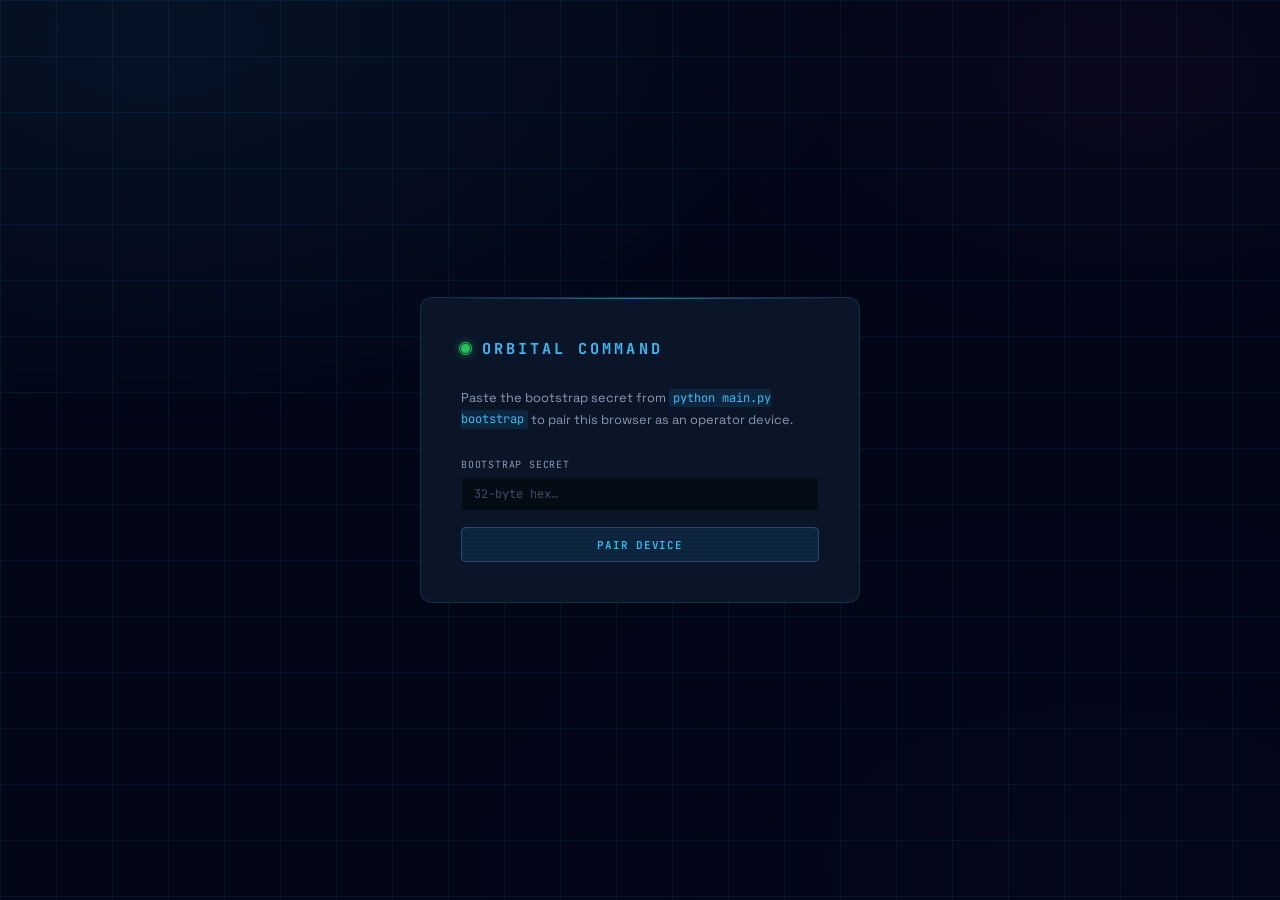
<file: static/index.html>
<!DOCTYPE html>
<html lang="en">
<head>
<meta charset="UTF-8">
<meta name="viewport" content="width=device-width,initial-scale=1">
<title>Orbital Command — Operator Console</title>
<link rel="preconnect" href="https://fonts.googleapis.com">
<link rel="preconnect" href="https://fonts.gstatic.com" crossorigin>
<link href="https://fonts.googleapis.com/css2?family=JetBrains+Mono:wght@400;500;600&family=Space+Grotesk:wght@400;500;600&display=swap" rel="stylesheet">
<link rel="stylesheet" href="/static/style.css">
</head>
<body>

<!-- Toast container (top-right, z=99999) -->
<div id="oc-toast-container"></div>

<!-- ── LOGIN ── -->
<div id="login-screen" class="oc-login" style="display:none">
  <div class="oc-login-card">
    <div class="oc-login-logo">
      <span class="pulse"></span>
      <h2>ORBITAL COMMAND</h2>
    </div>
    <p>Paste the bootstrap secret from <code>python main.py bootstrap</code> to pair this browser as an operator device.</p>
    <div class="oc-field">
      <label class="oc-label" for="bootstrap-input">BOOTSTRAP SECRET</label>
      <input id="bootstrap-input" class="oc-input" type="password" placeholder="32-byte hex…" autocomplete="off">
    </div>
    <button id="login-btn" class="oc-btn oc-btn-primary" style="width:100%;justify-content:center;padding:.6rem">PAIR DEVICE</button>
    <div id="login-err" class="oc-login-err"></div>
  </div>
</div>

<!-- ── CONSOLE SHELL ── -->
<div id="console-shell" class="oc-shell" style="display:none">

  <!-- SIDEBAR NAV -->
  <nav class="oc-nav" aria-label="Console navigation">
    <div class="oc-brand">
      <span class="pulse"></span>
      ORBITAL CMD
    </div>
    <div class="oc-nav-links">

      <a href="#/dashboard" class="nav-link" data-route="dashboard" aria-label="Dashboard">
        <svg viewBox="0 0 20 20" fill="currentColor" aria-hidden="true">
          <path d="M10.707 2.293a1 1 0 00-1.414 0l-7 7a1 1 0 001.414 1.414L4 10.414V17a1 1 0 001 1h2a1 1 0 001-1v-2a1 1 0 011-1h2a1 1 0 011 1v2a1 1 0 001 1h2a1 1 0 001-1v-6.586l.293.293a1 1 0 001.414-1.414l-7-7z"/>
        </svg>
        DASHBOARD
      </a>

      <a href="#/integrations" class="nav-link" data-route="integrations" aria-label="Integrations">
        <svg viewBox="0 0 20 20" fill="currentColor" aria-hidden="true">
          <path fill-rule="evenodd" d="M11.3 1.046A1 1 0 0112 2v5h4a1 1 0 01.82 1.573l-7 10A1 1 0 018 18v-5H4a1 1 0 01-.82-1.573l7-10a1 1 0 011.12-.38z" clip-rule="evenodd"/>
        </svg>
        INTEGRATIONS
      </a>

      <a href="#/jobs" class="nav-link" data-route="jobs" aria-label="Jobs">
        <svg viewBox="0 0 20 20" fill="currentColor" aria-hidden="true">
          <path fill-rule="evenodd" d="M6 6V5a3 3 0 013-3h2a3 3 0 013 3v1h2a2 2 0 012 2v3.57A22.952 22.952 0 0110 13a22.95 22.95 0 01-8-1.43V8a2 2 0 012-2h2zm2-1a1 1 0 011-1h2a1 1 0 011 1v1H8V5zm1 5a1 1 0 011-1h.01a1 1 0 110 2H10a1 1 0 01-1-1z" clip-rule="evenodd"/>
          <path d="M2 13.692V16a2 2 0 002 2h12a2 2 0 002-2v-2.308A24.974 24.974 0 0110 15c-2.796 0-5.487-.46-8-1.308z"/>
        </svg>
        JOBS
      </a>

      <a href="#/runs" class="nav-link" data-route="runs" aria-label="Runs">
        <svg viewBox="0 0 20 20" fill="currentColor" aria-hidden="true">
          <path fill-rule="evenodd" d="M4 2a1 1 0 011 1v2.101a7.002 7.002 0 0111.601 2.566 1 1 0 11-1.885.666A5.002 5.002 0 005.999 7H9a1 1 0 010 2H4a1 1 0 01-1-1V3a1 1 0 011-1zm.008 9.057a1 1 0 011.276.61A5.002 5.002 0 0014.001 13H11a1 1 0 110-2h5a1 1 0 011 1v5a1 1 0 11-2 0v-2.101a7.002 7.002 0 01-11.601-2.566 1 1 0 01.61-1.276z" clip-rule="evenodd"/>
        </svg>
        RUNS
      </a>

      <a href="#/dlq" class="nav-link" data-route="dlq" aria-label="Dead-letter queue">
        <svg viewBox="0 0 20 20" fill="currentColor" aria-hidden="true">
          <path fill-rule="evenodd" d="M8.257 3.099c.765-1.36 2.722-1.36 3.486 0l5.58 9.92c.75 1.334-.213 2.98-1.742 2.98H4.42c-1.53 0-2.493-1.646-1.743-2.98l5.58-9.92zM11 13a1 1 0 11-2 0 1 1 0 012 0zm-1-8a1 1 0 00-1 1v3a1 1 0 002 0V6a1 1 0 00-1-1z" clip-rule="evenodd"/>
        </svg>
        DLQ
      </a>

      <a href="#/config" class="nav-link" data-route="config" aria-label="Config">
        <svg viewBox="0 0 20 20" fill="currentColor" aria-hidden="true">
          <path fill-rule="evenodd" d="M11.49 3.17c-.38-1.56-2.6-1.56-2.98 0a1.532 1.532 0 01-2.286.948c-1.372-.836-2.942.734-2.106 2.106.54.886.061 2.042-.947 2.287-1.561.379-1.561 2.6 0 2.978a1.532 1.532 0 01.947 2.287c-.836 1.372.734 2.942 2.106 2.106a1.532 1.532 0 012.287.947c.379 1.561 2.6 1.561 2.978 0a1.533 1.533 0 012.287-.947c1.372.836 2.942-.734 2.106-2.106a1.533 1.533 0 01.947-2.287c1.561-.379 1.561-2.6 0-2.978a1.532 1.532 0 01-.947-2.287c.836-1.372-.734-2.942-2.106-2.106a1.532 1.532 0 01-2.287-.947zM10 13a3 3 0 100-6 3 3 0 000 6z" clip-rule="evenodd"/>
        </svg>
        CONFIG
      </a>

      <a href="#/audit" class="nav-link" data-route="audit" aria-label="Audit log">
        <svg viewBox="0 0 20 20" fill="currentColor" aria-hidden="true">
          <path d="M9 2a1 1 0 000 2h2a1 1 0 100-2H9z"/>
          <path fill-rule="evenodd" d="M4 5a2 2 0 012-2 3 3 0 003 3h2a3 3 0 003-3 2 2 0 012 2v11a2 2 0 01-2 2H6a2 2 0 01-2-2V5zm3 4a1 1 0 000 2h.01a1 1 0 100-2H7zm3 0a1 1 0 000 2h3a1 1 0 100-2h-3zm-3 4a1 1 0 100 2h.01a1 1 0 100-2H7zm3 0a1 1 0 100 2h3a1 1 0 100-2h-3z" clip-rule="evenodd"/>
        </svg>
        AUDIT
      </a>

      <a href="#/selectors" class="nav-link" data-route="selectors" aria-label="Selectors">
        <svg viewBox="0 0 20 20" fill="currentColor" aria-hidden="true">
          <path fill-rule="evenodd" d="M12.316 3.051a1 1 0 01.633 1.265l-4 12a1 1 0 11-1.898-.632l4-12a1 1 0 011.265-.633zM5.707 6.293a1 1 0 010 1.414L3.414 10l2.293 2.293a1 1 0 11-1.414 1.414l-3-3a1 1 0 010-1.414l3-3a1 1 0 011.414 0zm8.586 0a1 1 0 011.414 0l3 3a1 1 0 010 1.414l-3 3a1 1 0 11-1.414-1.414L16.586 10l-2.293-2.293a1 1 0 010-1.414z" clip-rule="evenodd"/>
        </svg>
        SELECTORS
      </a>

      <div class="oc-nav-sep"></div>

      <a href="#/profile" class="nav-link" data-route="profile" aria-label="Profile">
        <svg viewBox="0 0 20 20" fill="currentColor" aria-hidden="true">
          <path fill-rule="evenodd" d="M10 9a3 3 0 100-6 3 3 0 000 6zm-7 9a7 7 0 1114 0H3z" clip-rule="evenodd"/>
        </svg>
        PROFILE
      </a>

      <a href="#/resume" class="nav-link" data-route="resume" aria-label="Resume">
        <svg viewBox="0 0 20 20" fill="currentColor" aria-hidden="true">
          <path fill-rule="evenodd" d="M4 4a2 2 0 012-2h4.586A2 2 0 0112 2.586L15.414 6A2 2 0 0116 7.414V16a2 2 0 01-2 2H6a2 2 0 01-2-2V4zm2 6a1 1 0 011-1h6a1 1 0 110 2H7a1 1 0 01-1-1zm1 3a1 1 0 100 2h6a1 1 0 100-2H7z" clip-rule="evenodd"/>
        </svg>
        RESUME
      </a>

      <a href="#/credentials" class="nav-link" data-route="credentials" aria-label="Credentials">
        <svg viewBox="0 0 20 20" fill="currentColor" aria-hidden="true">
          <path fill-rule="evenodd" d="M18 8a6 6 0 01-7.743 5.743L10 14l-1 1-1 1H6v2H2v-4l4.257-4.257A6 6 0 1118 8zm-6-4a1 1 0 100 2 2 2 0 012 2 1 1 0 102 0 4 4 0 00-4-4z" clip-rule="evenodd"/>
        </svg>
        CREDENTIALS
      </a>

      <div class="oc-nav-sep"></div>

      <a href="#" id="logout-btn" class="nav-link" aria-label="Logout">
        <svg viewBox="0 0 20 20" fill="currentColor" aria-hidden="true">
          <path fill-rule="evenodd" d="M3 3a1 1 0 00-1 1v12a1 1 0 102 0V4a1 1 0 00-1-1zm10.293 9.293a1 1 0 001.414 1.414l3-3a1 1 0 000-1.414l-3-3a1 1 0 10-1.414 1.414L14.586 9H7a1 1 0 100 2h7.586l-1.293 1.293z" clip-rule="evenodd"/>
        </svg>
        LOGOUT
      </a>

    </div>
  </nav>

  <!-- TOPBAR -->
  <header class="oc-topbar">
    <h1 id="view-label" class="oc-topbar-title">DASHBOARD</h1>
    <span id="topbar-clock" class="oc-topbar-clock" aria-live="off"></span>
    <button id="trigger-btn" class="oc-btn oc-btn-primary oc-btn-sm">
      <svg viewBox="0 0 20 20" fill="currentColor" aria-hidden="true">
        <path fill-rule="evenodd" d="M10 18a8 8 0 100-16 8 8 0 000 16zM9.555 7.168A1 1 0 008 8v4a1 1 0 001.555.832l3-2a1 1 0 000-1.664l-3-2z" clip-rule="evenodd"/>
      </svg>
      TRIGGER PIPELINE
    </button>
  </header>

  <!-- MAIN -->
  <main class="oc-main" id="main-content">

    <!-- DASHBOARD -->
    <div id="view-dashboard" class="oc-view">
      <div class="oc-stats" id="dash-stats"></div>
      <div class="oc-card">
        <div class="oc-card-header">
          <span class="oc-card-title">RECENT RUNS</span>
        </div>
        <div class="oc-table-wrap">
          <table class="oc-table">
            <thead>
              <tr><th>KIND</th><th>CORRELATION</th><th>STATUS</th><th>STARTED</th><th>FINISHED</th></tr>
            </thead>
            <tbody id="dash-runs"></tbody>
          </table>
        </div>
      </div>
    </div>

    <!-- JOBS -->
    <div id="view-jobs" class="oc-view">
      <div class="oc-card">
        <div class="oc-card-header">
          <span class="oc-card-title">JOB LISTINGS</span>
          <span id="jobs-count" style="font-family:var(--mono);font-size:.65rem;color:var(--t-lo)"></span>
          <div style="display:flex;gap:.5rem;align-items:center;flex-wrap:wrap;margin-left:auto">
            <select id="jobs-status-filter" class="oc-input" style="width:136px;padding:.3rem .6rem" aria-label="Filter by status">
              <option value="">ALL STATUS</option>
              <option value="new">NEW</option>
              <option value="matched">MATCHED</option>
              <option value="applied">APPLIED</option>
              <option value="rejected">REJECTED</option>
            </select>
            <select id="jobs-source-filter" class="oc-input" style="width:128px;padding:.3rem .6rem" aria-label="Filter by source">
              <option value="">ALL SOURCES</option>
              <option value="linkedin">LINKEDIN</option>
              <option value="naukri">NAUKRI</option>
              <option value="indeed">INDEED</option>
              <option value="glassdoor">GLASSDOOR</option>
            </select>
          </div>
        </div>
        <div class="oc-table-wrap">
          <table class="oc-table">
            <thead>
              <tr><th>TITLE</th><th>COMPANY</th><th>LOCATION</th><th>SOURCE</th><th style="text-align:center">MATCH</th><th>STATUS</th><th>ACTIONS</th></tr>
            </thead>
            <tbody id="jobs-list"></tbody>
          </table>
        </div>
        <div id="jobs-pagination" class="oc-pagination"></div>
      </div>
    </div>

    <!-- INTEGRATIONS -->
    <div id="view-integrations" class="oc-view">
      <div id="integrations-list"></div>
    </div>

    <!-- RUNS -->
    <div id="view-runs" class="oc-view">
      <div class="oc-card">
        <div class="oc-card-header">
          <span class="oc-card-title">PIPELINE RUNS</span>
          <select id="runs-status-filter" class="oc-input" style="width:148px;padding:.3rem .6rem" aria-label="Filter by status">
            <option value="">ALL STATUS</option>
            <option value="queued">QUEUED</option>
            <option value="running">RUNNING</option>
            <option value="succeeded">SUCCEEDED</option>
            <option value="failed">FAILED</option>
          </select>
        </div>
        <div class="oc-table-wrap">
          <table class="oc-table">
            <thead>
              <tr><th>KIND</th><th>CORRELATION</th><th>STATUS</th><th>STARTED</th><th>RETRIES</th></tr>
            </thead>
            <tbody id="runs-list"></tbody>
          </table>
        </div>
        <div id="runs-pagination" class="oc-pagination"></div>
      </div>
    </div>

    <!-- DLQ -->
    <div id="view-dlq" class="oc-view">
      <div class="oc-card">
        <div class="oc-card-header">
          <span class="oc-card-title">DEAD-LETTER QUEUE</span>
        </div>
        <div class="oc-table-wrap">
          <table class="oc-table">
            <thead>
              <tr><th>KIND</th><th>CORRELATION</th><th>ERROR</th><th>RETRIES</th><th>ACTIONS</th></tr>
            </thead>
            <tbody id="dlq-list"></tbody>
          </table>
        </div>
        <div id="dlq-pagination" class="oc-pagination"></div>
      </div>
    </div>

    <!-- CONFIG -->
    <div id="view-config" class="oc-view">
      <div class="oc-card">
        <div class="oc-card-header">
          <span class="oc-card-title">CONFIG.YAML</span>
        </div>
        <div class="oc-field">
          <label class="oc-label" for="config-editor">CONFIGURATION</label>
          <textarea id="config-editor" class="oc-input oc-textarea" spellcheck="false" autocomplete="off"></textarea>
        </div>
        <div id="config-diff" class="oc-diff" style="display:none"></div>
        <div style="display:flex;gap:.625rem;margin-top:.75rem;align-items:center">
          <button id="config-save-btn" class="oc-btn oc-btn-primary">SAVE CONFIG</button>
          <span id="config-msg" style="font-family:'JetBrains Mono',monospace;font-size:.7rem"></span>
        </div>
      </div>
    </div>

    <!-- AUDIT -->
    <div id="view-audit" class="oc-view">
      <div class="oc-card">
        <div class="oc-card-header">
          <span class="oc-card-title">AUDIT LOG</span>
          <div style="display:flex;gap:.5rem;align-items:center;flex-wrap:wrap">
            <input id="audit-actor-filter"  class="oc-input" style="width:128px;padding:.3rem .6rem" placeholder="actor…" aria-label="Filter by actor">
            <input id="audit-action-filter" class="oc-input" style="width:148px;padding:.3rem .6rem" placeholder="action…" aria-label="Filter by action">
            <button id="audit-filter-btn" class="oc-btn oc-btn-ghost oc-btn-sm">FILTER</button>
          </div>
        </div>
        <div class="oc-table-wrap">
          <table class="oc-table">
            <thead>
              <tr><th>TIME</th><th>ACTOR</th><th>ACTION</th><th>TARGET</th></tr>
            </thead>
            <tbody id="audit-list"></tbody>
          </table>
        </div>
        <div id="audit-pagination" class="oc-pagination"></div>
      </div>
    </div>

    <!-- SELECTORS -->
    <div id="view-selectors" class="oc-view">
      <div class="oc-card">
        <div class="oc-card-header">
          <span class="oc-card-title">PENDING SELECTOR PROPOSALS</span>
        </div>
        <div id="selectors-list"></div>
      </div>
    </div>

    <!-- PROFILE -->
    <div id="view-profile" class="oc-view">
      <div class="oc-card">
        <div class="oc-card-header">
          <span class="oc-card-title">IDENTITY</span>
        </div>
        <div class="oc-form-grid">
          <div class="oc-field">
            <label class="oc-label" for="prof-name">NAME</label>
            <input id="prof-name" class="oc-input" type="text" autocomplete="off">
          </div>
          <div class="oc-field">
            <label class="oc-label" for="prof-email">EMAIL</label>
            <input id="prof-email" class="oc-input" type="email" autocomplete="off">
          </div>
          <div class="oc-field">
            <label class="oc-label" for="prof-phone">PHONE</label>
            <input id="prof-phone" class="oc-input" type="text" autocomplete="off">
          </div>
          <div class="oc-field">
            <label class="oc-label" for="prof-location">LOCATION</label>
            <input id="prof-location" class="oc-input" type="text" autocomplete="off">
          </div>
          <div class="oc-field oc-field-span2">
            <label class="oc-label" for="prof-headline">HEADLINE</label>
            <input id="prof-headline" class="oc-input" type="text" autocomplete="off">
          </div>
          <div class="oc-field oc-field-span2">
            <label class="oc-label" for="prof-summary">SUMMARY</label>
            <textarea id="prof-summary" class="oc-input oc-textarea" rows="4"></textarea>
          </div>
        </div>
      </div>

      <div class="oc-card">
        <div class="oc-card-header">
          <span class="oc-card-title">PREFERRED TITLES</span>
        </div>
        <div id="prof-titles-tags" class="oc-tag-group"></div>
        <div class="oc-tag-input-row">
          <input id="prof-titles-input" class="oc-input" type="text" placeholder="Add title and press Enter…" style="flex:1">
        </div>
      </div>

      <div class="oc-card">
        <div class="oc-card-header">
          <span class="oc-card-title">SKILLS</span>
        </div>
        <div id="prof-skills-tags" class="oc-tag-group"></div>
        <div class="oc-tag-input-row">
          <input id="prof-skills-input" class="oc-input" type="text" placeholder="Add skill and press Enter…" style="flex:1">
        </div>
      </div>

      <div class="oc-card">
        <div class="oc-card-header">
          <span class="oc-card-title">EXPERIENCE</span>
          <button class="oc-btn oc-btn-ghost oc-btn-sm" onclick="addExperience()">+ ADD ROLE</button>
        </div>
        <div id="prof-experience-list"></div>
      </div>

      <div style="display:flex;gap:.75rem;align-items:center;margin-bottom:1rem">
        <button id="prof-save-btn" class="oc-btn oc-btn-primary">SAVE PROFILE</button>
        <span id="prof-msg" style="font-family:var(--mono);font-size:.7rem"></span>
      </div>
    </div>

    <!-- RESUME -->
    <div id="view-resume" class="oc-view">
      <div class="oc-card">
        <div class="oc-card-header">
          <span class="oc-card-title">UPLOAD RESUME</span>
        </div>
        <div id="resume-dropzone" class="oc-dropzone" role="button" tabindex="0" aria-label="Drop resume file or click to browse">
          <svg viewBox="0 0 24 24" fill="none" stroke="currentColor" stroke-width="1.5" aria-hidden="true">
            <path stroke-linecap="round" stroke-linejoin="round" d="M3 16.5v2.25A2.25 2.25 0 005.25 21h13.5A2.25 2.25 0 0021 18.75V16.5m-13.5-9L12 3m0 0l4.5 4.5M12 3v13.5"/>
          </svg>
          <div class="oc-dropzone-label">DROP PDF or DOCX HERE</div>
          <div class="oc-dropzone-hint">or click to browse</div>
          <input id="resume-file-input" type="file" accept=".pdf,.docx,.doc" style="display:none" aria-hidden="true">
        </div>
        <div id="resume-upload-status" style="margin-top:.75rem;font-family:var(--mono);font-size:.72rem"></div>
      </div>

      <div class="oc-card">
        <div class="oc-card-header">
          <span class="oc-card-title">UPLOADED ORIGINALS</span>
        </div>
        <div id="resume-uploads-list"></div>
      </div>

      <div class="oc-card">
        <div class="oc-card-header">
          <span class="oc-card-title">TAILORED RESUMES</span>
        </div>
        <div id="resume-resumes-list"></div>
      </div>

      <div class="oc-card">
        <div class="oc-card-header">
          <span class="oc-card-title">COVER LETTERS</span>
        </div>
        <div id="resume-covers-list"></div>
      </div>
    </div>

    <!-- CREDENTIALS -->
    <div id="view-credentials" class="oc-view">
      <div id="cred-linkedin-card" class="oc-card">
        <div class="oc-card-header">
          <span class="oc-card-title">LINKEDIN</span>
          <span id="cred-linkedin-pill"></span>
        </div>
        <div id="cred-linkedin-session" style="font-family:var(--mono);font-size:.72rem;color:var(--t-mid);margin-bottom:1rem"></div>
        <div class="oc-form-grid">
          <div class="oc-field">
            <label class="oc-label" for="cred-linkedin-email">EMAIL</label>
            <input id="cred-linkedin-email" class="oc-input" type="email" autocomplete="off" placeholder="LinkedIn email">
          </div>
          <div class="oc-field">
            <label class="oc-label" for="cred-linkedin-pass">PASSWORD</label>
            <input id="cred-linkedin-pass" class="oc-input" type="password" autocomplete="new-password" placeholder="••••••••">
          </div>
        </div>
        <div style="display:flex;gap:.625rem;margin-top:.875rem">
          <button class="oc-btn oc-btn-primary oc-btn-sm" onclick="saveCredentials('linkedin')">SAVE CREDENTIALS</button>
          <button class="oc-btn oc-btn-ghost oc-btn-sm" id="cred-linkedin-relogin" onclick="triggerRelogin('linkedin')">RE-LOGIN</button>
          <span id="cred-linkedin-msg" style="font-family:var(--mono);font-size:.7rem;align-self:center"></span>
        </div>
      </div>

      <div id="cred-naukri-card" class="oc-card">
        <div class="oc-card-header">
          <span class="oc-card-title">NAUKRI</span>
          <span id="cred-naukri-pill"></span>
        </div>
        <div id="cred-naukri-session" style="font-family:var(--mono);font-size:.72rem;color:var(--t-mid);margin-bottom:1rem"></div>
        <div class="oc-form-grid">
          <div class="oc-field">
            <label class="oc-label" for="cred-naukri-email">EMAIL</label>
            <input id="cred-naukri-email" class="oc-input" type="email" autocomplete="off" placeholder="Naukri email">
          </div>
          <div class="oc-field">
            <label class="oc-label" for="cred-naukri-pass">PASSWORD</label>
            <input id="cred-naukri-pass" class="oc-input" type="password" autocomplete="new-password" placeholder="••••••••">
          </div>
        </div>
        <div style="display:flex;gap:.625rem;margin-top:.875rem">
          <button class="oc-btn oc-btn-primary oc-btn-sm" onclick="saveCredentials('naukri')">SAVE CREDENTIALS</button>
          <button class="oc-btn oc-btn-ghost oc-btn-sm" id="cred-naukri-relogin" onclick="triggerRelogin('naukri')">RE-LOGIN</button>
          <span id="cred-naukri-msg" style="font-family:var(--mono);font-size:.7rem;align-self:center"></span>
        </div>
      </div>
    </div>

  </main>
</div>

<script src="/static/auth.js"></script>
<script src="/static/app.js"></script>
</body>
</html>
</file>
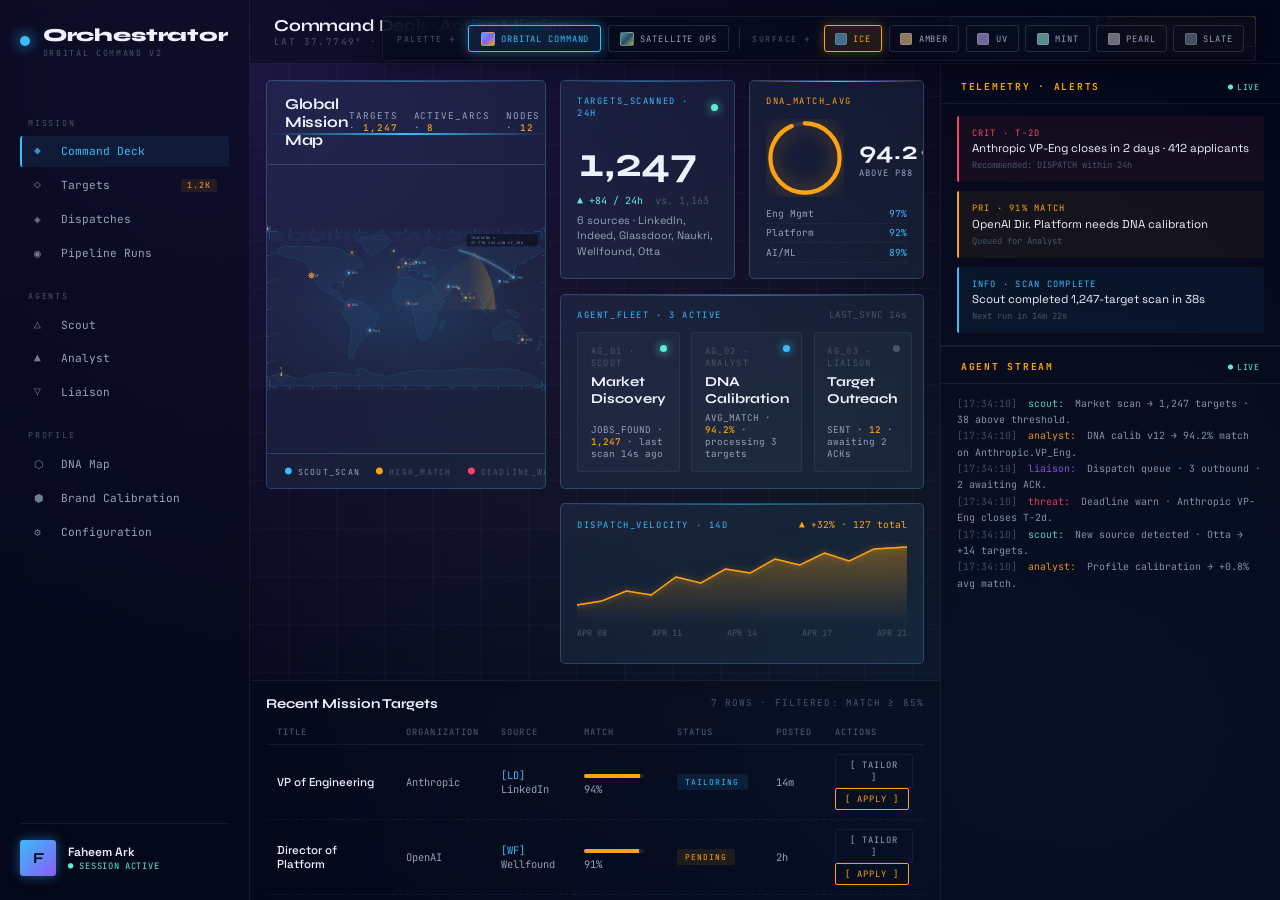
<file: static/dashboard-preview.html>
<!DOCTYPE html>
<html lang="en">
<head>
<meta charset="UTF-8" />
<meta name="viewport" content="width=device-width, initial-scale=1" />
<title>Orbital Command — Dashboard Preview</title>
<link rel="preconnect" href="https://fonts.googleapis.com" />
<link rel="preconnect" href="https://fonts.gstatic.com" crossorigin />
<link href="https://fonts.googleapis.com/css2?family=JetBrains+Mono:wght@400;500;600;700&family=Space+Grotesk:wght@400;500;600;700&family=Syne:wght@500;700;800&display=swap" rel="stylesheet" />

<style>
  /* =========================================================================
     ORBITAL COMMAND — palette + type tokens
     ========================================================================= */
  :root {
    --bg:         #070a1c;
    --bg-deep:    #04061a;
    --surface:    rgba(125, 211, 252, 0.08);
    --border:     rgba(125, 211, 252, 0.22);
    --border-lo:  rgba(148, 163, 184, 0.1);
    --text-hi:    #eef2ff;
    --text-mid:   #94a3b8;
    --text-low:   #475569;
    --primary:    #38bdf8;
    --primary-glow: rgba(56, 189, 248, 0.45);
    --accent:     #fca311;
    --accent-glow: rgba(252, 163, 17, 0.5);
    --indigo:     #8b5cf6;
    --indigo-glow: rgba(139, 92, 246, 0.4);
    --threat:     #ff4365;
    --success:    #5eead4;

    --display-font: 'Syne', sans-serif;
    --body-font:    'Space Grotesk', sans-serif;
    --mono-font:    'JetBrains Mono', monospace;
  }

  * { box-sizing: border-box; margin: 0; padding: 0; }
  html, body {
    height: 100vh;
    width: 100vw;
    overflow: hidden;
    background: var(--bg-deep);
    color: var(--text-hi);
    font-family: var(--body-font);
  }
  body {
    background-image:
      radial-gradient(ellipse at 18% 8%, rgba(139, 92, 246, 0.18), transparent 55%),
      radial-gradient(ellipse at 85% 85%, rgba(56, 189, 248, 0.10), transparent 60%),
      radial-gradient(ellipse at 60% 50%, rgba(252, 163, 17, 0.04), transparent 70%),
      linear-gradient(rgba(148, 163, 184, 0.035) 1px, transparent 1px),
      linear-gradient(90deg, rgba(148, 163, 184, 0.035) 1px, transparent 1px);
    background-size: 100% 100%, 100% 100%, 100% 100%, 48px 48px, 48px 48px;
  }

  .shell {
    display: grid;
    grid-template-columns: 250px 1fr 340px;
    grid-template-rows: 64px 1fr 220px;
    height: 100vh;
  }

  .nav {
    grid-column: 1 / 2;
    grid-row: 1 / 4;
    border-right: 1px solid var(--border-lo);
    padding: 1.5rem 1.25rem;
    display: flex;
    flex-direction: column;
    background: rgba(7, 10, 28, 0.65);
    backdrop-filter: blur(12px);
  }
  .brand { display: flex; align-items: center; gap: 0.8rem; margin-bottom: 2.5rem; }
  .brand .pulse {
    width: 10px; height: 10px;
    border-radius: 50%;
    background: var(--primary);
    box-shadow: 0 0 14px var(--primary);
    animation: pulse-dot 2s ease-in-out infinite;
    flex-shrink: 0;
  }
  @keyframes pulse-dot {
    0%, 100% { transform: scale(1); opacity: 1; }
    50%      { transform: scale(1.4); opacity: 0.55; }
  }
  .brand .wordmark {
    font-family: var(--display-font);
    font-weight: 800;
    font-size: 1.15rem;
    letter-spacing: -0.01em;
    color: var(--text-hi);
  }
  .brand .kicker {
    font-family: var(--mono-font);
    font-size: 0.52rem;
    letter-spacing: 0.2em;
    color: var(--text-low);
    text-transform: uppercase;
    margin-top: 0.15rem;
  }

  .nav-section {
    font-family: var(--mono-font);
    font-size: 0.52rem;
    letter-spacing: 0.22em;
    color: var(--text-low);
    text-transform: uppercase;
    margin: 1.2rem 0 0.5rem;
    padding: 0 0.5rem;
  }
  .nav-item {
    display: flex;
    align-items: center;
    gap: 0.8rem;
    padding: 0.55rem 0.75rem;
    font-family: var(--mono-font);
    font-size: 0.7rem;
    color: var(--text-mid);
    text-decoration: none;
    border-radius: 3px;
    border-left: 2px solid transparent;
    margin-bottom: 0.15rem;
    cursor: pointer;
    transition: all 0.2s ease;
  }
  .nav-item:hover { color: var(--text-hi); background: rgba(56, 189, 248, 0.04); }
  .nav-item.active {
    color: var(--primary);
    background: rgba(56, 189, 248, 0.08);
    border-left-color: var(--primary);
  }
  .nav-item .ic { width: 14px; opacity: 0.75; }
  .nav-item .badge {
    margin-left: auto;
    font-size: 0.52rem;
    letter-spacing: 0.1em;
    color: var(--accent);
    background: rgba(252, 163, 17, 0.1);
    padding: 0.1rem 0.4rem;
    border-radius: 2px;
  }

  .user-hub {
    margin-top: auto;
    padding-top: 1rem;
    border-top: 1px solid var(--border-lo);
    display: flex;
    gap: 0.75rem;
    align-items: center;
  }
  .avatar {
    width: 36px; height: 36px;
    border-radius: 3px;
    background: linear-gradient(135deg, var(--primary) 0%, var(--indigo) 100%);
    color: var(--bg-deep);
    display: flex;
    align-items: center;
    justify-content: center;
    font-family: var(--display-font);
    font-weight: 700;
    font-size: 0.95rem;
    flex-shrink: 0;
    box-shadow: 0 0 12px var(--primary-glow);
  }
  .user-meta .name { font-family: var(--body-font); font-size: 0.75rem; color: var(--text-hi); font-weight: 600; }
  .user-meta .role { font-family: var(--mono-font); font-size: 0.55rem; color: var(--success); letter-spacing: 0.08em; }

  .hud {
    grid-column: 2 / 4;
    grid-row: 1 / 2;
    display: flex;
    align-items: center;
    justify-content: space-between;
    padding: 0 1.5rem;
    border-bottom: 1px solid var(--border-lo);
    background: rgba(7, 10, 28, 0.55);
    backdrop-filter: blur(10px);
    z-index: 10;
  }
  .hud-title {
    font-family: var(--display-font);
    font-weight: 700;
    font-size: 1.05rem;
    color: var(--text-hi);
    letter-spacing: -0.01em;
  }
  .hud-meta {
    font-family: var(--mono-font);
    font-size: 0.58rem;
    color: var(--text-low);
    letter-spacing: 0.15em;
    text-transform: uppercase;
  }
  .hud-meta .live { color: var(--success); margin-left: 0.5rem; }
  .hud-meta .live::before { content: "●"; margin-right: 0.25rem; }
  .hud-right { display: flex; gap: 0.6rem; align-items: center; }
  .hud-clock {
    font-family: var(--mono-font);
    font-size: 0.68rem;
    color: var(--text-mid);
    letter-spacing: 0.12em;
    padding: 0.35rem 0.7rem;
    border: 1px solid var(--border-lo);
    border-radius: 2px;
  }

  .main {
    grid-column: 2 / 3;
    grid-row: 2 / 3;
    padding: 1rem;
    overflow: auto;
  }
  .bento {
    display: grid;
    grid-template-columns: 1.6fr 1fr 1fr;
    grid-auto-rows: minmax(160px, auto);
    gap: 0.9rem;
    height: 100%;
  }

  .tile {
    background: var(--surface);
    backdrop-filter: blur(16px);
    -webkit-backdrop-filter: blur(16px);
    border: 1px solid var(--border);
    border-radius: 5px;
    padding: 0.9rem 1rem;
    position: relative;
    overflow: hidden;
    transition: background 0.4s ease, border-color 0.4s ease, box-shadow 0.3s ease;
  }
  .tile::before {
    content: '';
    position: absolute;
    inset: 0 0 auto 0;
    height: 1px;
    background: linear-gradient(90deg, transparent, var(--primary), transparent);
    opacity: 0.5;
  }
  .tile.priority::before { background: linear-gradient(90deg, transparent, var(--accent), transparent); opacity: 1; }
  .tile.threat::before   { background: linear-gradient(90deg, transparent, var(--threat), transparent); opacity: 1; }
  .tile:hover { box-shadow: 0 0 28px rgba(56, 189, 248, 0.08); }

  .tile-head {
    display: flex;
    align-items: center;
    justify-content: space-between;
    margin-bottom: 0.7rem;
  }
  .tile-tag {
    font-family: var(--mono-font);
    font-size: 0.55rem;
    letter-spacing: 0.18em;
    color: var(--primary);
    text-transform: uppercase;
  }
  .tile-tag.accent { color: var(--accent); }
  .tile-tag.threat { color: var(--threat); }

  .tile-map {
    grid-column: 1 / 2;
    grid-row: 1 / 3;
    padding: 0;
    display: flex;
    flex-direction: column;
  }
  .map-head {
    padding: 0.9rem 1.1rem;
    display: flex;
    justify-content: space-between;
    align-items: center;
    border-bottom: 1px solid var(--border);
  }
  .map-head h2 {
    font-family: var(--display-font);
    font-size: 0.95rem;
    font-weight: 700;
    color: var(--text-hi);
    letter-spacing: -0.005em;
  }
  .map-head .stats {
    display: flex;
    gap: 1rem;
    font-family: var(--mono-font);
    font-size: 0.58rem;
    color: var(--text-mid);
    letter-spacing: 0.1em;
  }
  .map-head .stats b { color: var(--accent); font-weight: 500; }
  .map-svg { flex: 1; width: 100%; display: block; }
  .legend {
    display: flex;
    gap: 1rem;
    padding: 0.6rem 1.1rem;
    border-top: 1px solid var(--border);
    font-family: var(--mono-font);
    font-size: 0.52rem;
    color: var(--text-low);
    letter-spacing: 0.15em;
    text-transform: uppercase;
  }
  .legend span::before {
    content: "●";
    margin-right: 0.3rem;
    font-size: 0.7rem;
  }
  .legend .s-primary { color: var(--text-mid); }
  .legend .s-primary::before { color: var(--primary); }
  .legend .s-accent::before  { color: var(--accent); }
  .legend .s-threat::before  { color: var(--threat); }

  .tile-kpi { display: flex; flex-direction: column; gap: 0.4rem; }
  .kpi-value {
    font-family: var(--display-font);
    font-size: 2.6rem;
    font-weight: 700;
    line-height: 1;
    color: var(--text-hi);
    font-variant-numeric: tabular-nums;
    letter-spacing: -0.03em;
    margin: 0.3rem 0 0.25rem;
  }
  .kpi-delta {
    font-family: var(--mono-font);
    font-size: 0.62rem;
    color: var(--success);
  }
  .kpi-delta .prev { color: var(--text-low); margin-left: 0.4rem; }
  .kpi-sub {
    font-family: var(--body-font);
    font-size: 0.68rem;
    color: var(--text-mid);
    line-height: 1.4;
  }

  .tile-ring .ring-wrap { display: flex; align-items: center; gap: 0.9rem; margin-top: 0.3rem; }
  .ring-svg { width: 78px; height: 78px; flex-shrink: 0; }
  .ring-num {
    font-family: var(--display-font);
    font-size: 1.55rem;
    color: var(--text-hi);
    font-weight: 700;
    font-variant-numeric: tabular-nums;
  }
  .ring-num small { font-size: 0.8rem; color: var(--text-mid); margin-left: 0.15rem; }
  .ring-label {
    font-family: var(--mono-font);
    font-size: 0.55rem;
    letter-spacing: 0.12em;
    color: var(--text-mid);
    text-transform: uppercase;
    margin-top: 0.1rem;
  }
  .ring-list {
    margin-top: 0.45rem;
    font-family: var(--mono-font);
    font-size: 0.6rem;
  }
  .ring-list div {
    display: flex;
    justify-content: space-between;
    padding: 0.18rem 0;
    border-bottom: 1px dashed var(--border-lo);
    color: var(--text-mid);
  }
  .ring-list div span:last-child { color: var(--primary); }

  .tile-agents { grid-column: 2 / 4; }
  .agent-row { display: grid; grid-template-columns: repeat(3, 1fr); gap: 0.7rem; margin-top: 0.4rem; }
  .agent-card {
    background: rgba(148, 163, 184, 0.04);
    border: 1px solid var(--border-lo);
    border-radius: 3px;
    padding: 0.7rem 0.8rem;
    display: flex;
    flex-direction: column;
    gap: 0.3rem;
    position: relative;
  }
  .agent-card .id {
    font-family: var(--mono-font);
    font-size: 0.55rem;
    letter-spacing: 0.15em;
    color: var(--text-low);
    text-transform: uppercase;
  }
  .agent-card .role {
    font-family: var(--display-font);
    font-weight: 700;
    font-size: 0.85rem;
    color: var(--text-hi);
  }
  .agent-card .stat {
    font-family: var(--mono-font);
    font-size: 0.58rem;
    color: var(--text-mid);
    margin-top: auto;
  }
  .agent-card .stat b { color: var(--accent); font-weight: 500; }
  .signal {
    width: 7px;
    height: 7px;
    border-radius: 50%;
    display: inline-block;
  }
  .agent-card .signal {
    position: absolute;
    top: 0.7rem;
    right: 0.7rem;
  }
  .signal.on  { background: var(--success); box-shadow: 0 0 10px var(--success); animation: pulse-dot 1.8s infinite; }
  .signal.run { background: var(--primary); box-shadow: 0 0 10px var(--primary); animation: pulse-dot 1.2s infinite; }
  .signal.idle { background: var(--text-low); }

  .tile-spark { grid-column: 2 / 4; }
  .sparkline { width: 100%; height: 80px; margin-top: 0.2rem; display: block; }

  .tray {
    grid-column: 2 / 3;
    grid-row: 3 / 4;
    border-top: 1px solid var(--border-lo);
    padding: 0.75rem 1rem;
    overflow: auto;
    background: rgba(7, 10, 28, 0.45);
    backdrop-filter: blur(8px);
  }
  .tray-head {
    display: flex;
    justify-content: space-between;
    align-items: center;
    padding: 0.1rem 0 0.5rem;
  }
  .tray-head h3 { font-family: var(--display-font); font-size: 0.85rem; color: var(--text-hi); }
  .tray-head .count {
    font-family: var(--mono-font);
    font-size: 0.58rem;
    color: var(--text-low);
    letter-spacing: 0.12em;
  }

  .data-table {
    width: 100%;
    border-collapse: collapse;
    font-family: var(--mono-font);
    font-size: 0.65rem;
  }
  .data-table th {
    text-align: left;
    padding: 0.4rem 0.7rem;
    color: var(--text-low);
    font-weight: 500;
    letter-spacing: 0.12em;
    font-size: 0.55rem;
    text-transform: uppercase;
    border-bottom: 1px solid var(--border-lo);
  }
  .data-table td {
    padding: 0.55rem 0.7rem;
    border-bottom: 1px dashed var(--border-lo);
    color: var(--text-mid);
    vertical-align: middle;
  }
  .data-table td.title { color: var(--text-hi); font-family: var(--body-font); font-size: 0.72rem; font-weight: 500; }
  .data-table .src { color: var(--primary); }
  .data-table .score-bar {
    display: inline-block;
    width: 60px;
    height: 4px;
    background: rgba(148, 163, 184, 0.12);
    border-radius: 2px;
    overflow: hidden;
    vertical-align: middle;
    margin-right: 0.4rem;
  }
  .data-table .score-bar i {
    display: block;
    height: 100%;
    background: var(--accent);
    box-shadow: 0 0 8px var(--accent-glow);
  }
  .status-pill {
    display: inline-block;
    padding: 0.18rem 0.5rem;
    border-radius: 2px;
    font-size: 0.5rem;
    letter-spacing: 0.14em;
    text-transform: uppercase;
  }
  .status-pill.pending   { background: rgba(252, 163, 17, 0.1);  color: var(--accent); }
  .status-pill.tailoring { background: rgba(56, 189, 248, 0.1);  color: var(--primary); }
  .status-pill.dispatched{ background: rgba(94, 234, 212, 0.12); color: var(--success); }
  .status-pill.closed    { background: rgba(148, 163, 184, 0.1); color: var(--text-low); }

  .row-btn {
    background: transparent;
    border: 1px solid var(--border-lo);
    color: var(--text-mid);
    font-family: var(--mono-font);
    font-size: 0.55rem;
    letter-spacing: 0.12em;
    padding: 0.25rem 0.55rem;
    border-radius: 2px;
    cursor: pointer;
    transition: all 0.15s ease;
  }
  .row-btn:hover { border-color: var(--primary); color: var(--primary); }
  .row-btn.go { border-color: var(--accent); color: var(--accent); }
  .row-btn.go:hover { background: var(--accent); color: var(--bg-deep); }

  .rail {
    grid-column: 3 / 4;
    grid-row: 2 / 4;
    border-left: 1px solid var(--border-lo);
    background: rgba(7, 10, 28, 0.55);
    backdrop-filter: blur(10px);
    display: flex;
    flex-direction: column;
    overflow: hidden;
  }
  .rail-head {
    padding: 1rem 1.25rem 0.6rem;
    border-bottom: 1px solid var(--border-lo);
    display: flex;
    justify-content: space-between;
    align-items: center;
  }
  .rail-head h3 {
    font-family: var(--mono-font);
    font-size: 0.6rem;
    color: var(--accent);
    letter-spacing: 0.18em;
    text-transform: uppercase;
  }
  .rail-head .live {
    font-family: var(--mono-font);
    font-size: 0.52rem;
    color: var(--success);
    letter-spacing: 0.1em;
  }
  .rail-head .live::before { content: "●"; margin-right: 0.2rem; }

  .alert-list {
    padding: 0.75rem 1rem;
    border-bottom: 1px solid var(--border-lo);
    display: flex;
    flex-direction: column;
    gap: 0.55rem;
  }
  .alert {
    padding: 0.7rem 0.8rem;
    background: rgba(255, 67, 101, 0.06);
    border-left: 2px solid var(--threat);
    border-radius: 2px;
    display: flex;
    flex-direction: column;
    gap: 0.15rem;
  }
  .alert.warn { background: rgba(252, 163, 17, 0.06); border-left-color: var(--accent); }
  .alert.info { background: rgba(56, 189, 248, 0.06); border-left-color: var(--primary); }
  .alert .ttl {
    font-family: var(--mono-font);
    font-size: 0.55rem;
    letter-spacing: 0.14em;
    color: var(--threat);
    text-transform: uppercase;
  }
  .alert.warn .ttl { color: var(--accent); }
  .alert.info .ttl { color: var(--primary); }
  .alert .body {
    font-family: var(--body-font);
    font-size: 0.72rem;
    color: var(--text-hi);
    line-height: 1.35;
  }
  .alert .foot {
    font-family: var(--mono-font);
    font-size: 0.55rem;
    color: var(--text-low);
  }

  .stream {
    flex: 1;
    padding: 0.75rem 1rem 1rem;
    overflow-y: auto;
    font-family: var(--mono-font);
    font-size: 0.62rem;
    line-height: 1.65;
  }
  .stream .entry {
    opacity: 0;
    transform: translateX(8px);
    animation: slide-in 0.4s ease-out forwards;
  }
  @keyframes slide-in { to { opacity: 0.88; transform: translateX(0); } }
  .stream .ts    { color: var(--text-low); }
  .stream .agent { color: var(--primary); margin: 0 0.3rem; }
  .stream .agent.analyst { color: var(--accent); }
  .stream .agent.liaison { color: var(--indigo); }
  .stream .agent.threat  { color: var(--threat); }
  .stream .agent.scout   { color: var(--success); }
  .stream .msg   { color: var(--text-mid); }

  .btn {
    display: inline-flex;
    align-items: center;
    gap: 0.4rem;
    font-family: var(--mono-font);
    font-size: 0.6rem;
    letter-spacing: 0.14em;
    text-transform: uppercase;
    padding: 0.5rem 0.9rem;
    border-radius: 3px;
    cursor: pointer;
    transition: all 0.18s ease;
    border: 1px solid var(--primary);
    background: rgba(56, 189, 248, 0.08);
    color: var(--primary);
  }
  .btn:hover {
    background: var(--primary);
    color: var(--bg-deep);
    box-shadow: 0 0 20px var(--primary-glow);
    transform: translateY(-1px);
  }
  .btn.accent {
    border-color: var(--accent);
    color: var(--accent);
    background: rgba(252, 163, 17, 0.08);
  }
  .btn.accent:hover { background: var(--accent); color: var(--bg-deep); box-shadow: 0 0 20px var(--accent-glow); }
  .btn.ghost {
    border-color: var(--border);
    color: var(--text-mid);
    background: transparent;
  }
  .btn.ghost:hover { border-color: var(--text-hi); color: var(--text-hi); background: transparent; box-shadow: none; }

  .surface-switch {
    position: fixed;
    top: 16px;
    right: 24px;
    z-index: 100;
    display: flex;
    gap: 0.4rem;
    padding: 0.5rem 0.7rem;
    background: rgba(7, 10, 28, 0.85);
    backdrop-filter: blur(14px);
    border: 1px solid var(--border-lo);
    border-radius: 4px;
    box-shadow: 0 4px 20px rgba(0, 0, 0, 0.4);
  }
  .surface-switch .swlabel {
    font-family: var(--mono-font);
    font-size: 0.52rem;
    letter-spacing: 0.18em;
    color: var(--text-low);
    text-transform: uppercase;
    padding: 0.3rem 0.4rem 0.3rem 0.2rem;
    align-self: center;
  }
  .surface-btn {
    display: inline-flex;
    align-items: center;
    gap: 0.4rem;
    padding: 0.35rem 0.65rem;
    background: transparent;
    border: 1px solid rgba(148, 163, 184, 0.2);
    color: var(--text-mid);
    font-family: var(--mono-font);
    font-size: 0.55rem;
    letter-spacing: 0.1em;
    text-transform: uppercase;
    border-radius: 3px;
    cursor: pointer;
    transition: all 0.18s ease;
  }
  .surface-btn:hover { border-color: var(--text-hi); color: var(--text-hi); }
  .surface-btn.active {
    border-color: var(--accent);
    color: var(--accent);
    background: rgba(252, 163, 17, 0.1);
    box-shadow: 0 0 12px rgba(252, 163, 17, 0.3);
  }
  .surface-btn .chip {
    width: 12px;
    height: 12px;
    border-radius: 2px;
    border: 1px solid rgba(255, 255, 255, 0.15);
    background-color: var(--bg);
    background-image: linear-gradient(var(--chip, transparent), var(--chip, transparent));
  }

  .sw-divider {
    width: 1px;
    height: 20px;
    background: rgba(148, 163, 184, 0.2);
    margin: 0 0.2rem;
    align-self: center;
  }
  .palette-btn {
    display: inline-flex;
    align-items: center;
    gap: 0.4rem;
    padding: 0.35rem 0.7rem;
    background: transparent;
    border: 1px solid rgba(148, 163, 184, 0.2);
    color: var(--text-mid);
    font-family: var(--mono-font);
    font-size: 0.55rem;
    letter-spacing: 0.1em;
    text-transform: uppercase;
    border-radius: 3px;
    cursor: pointer;
    transition: all 0.18s ease;
  }
  .palette-btn:hover { border-color: var(--text-hi); color: var(--text-hi); }
  .palette-btn.active {
    border-color: var(--primary);
    color: var(--primary);
    background: rgba(56, 189, 248, 0.1);
    box-shadow: 0 0 12px var(--primary-glow);
  }
  .palette-btn .pchip {
    width: 14px; height: 14px;
    border-radius: 2px;
    border: 1px solid rgba(255, 255, 255, 0.15);
    display: inline-block;
  }

  /* SATELLITE OPS palette override — cooler, analytical, blue-grey + muted gold */
  [data-palette="satellite"] body {
    background-image:
      radial-gradient(ellipse at 18% 8%, rgba(51, 105, 149, 0.22), transparent 55%),
      radial-gradient(ellipse at 85% 85%, rgba(84, 152, 191, 0.10), transparent 60%),
      radial-gradient(ellipse at 60% 50%, rgba(170, 168, 64, 0.03), transparent 70%),
      linear-gradient(rgba(84, 152, 191, 0.04) 1px, transparent 1px),
      linear-gradient(90deg, rgba(84, 152, 191, 0.04) 1px, transparent 1px);
    background-size: 100% 100%, 100% 100%, 100% 100%, 48px 48px, 48px 48px;
  }
  [data-palette="satellite"] .palette-btn.active {
    border-color: var(--accent);
    color: var(--accent);
    background: rgba(170, 168, 64, 0.1);
    box-shadow: 0 0 12px var(--accent-glow);
  }

  @keyframes arc-draw {
    from { stroke-dashoffset: 260; opacity: 0; }
    15%  { opacity: 1; }
    to   { stroke-dashoffset: 0; opacity: 0; }
  }
  .arc {
    stroke-dasharray: 260;
    stroke-dashoffset: 260;
    fill: none;
    stroke-width: 1.2;
    stroke-linecap: round;
    animation: arc-draw 4.2s ease-out infinite;
  }
  @keyframes marker-pulse {
    0%   { r: 2; opacity: 1; }
    100% { r: 16; opacity: 0; }
  }
  .marker-core { fill: var(--primary); }
  .marker-core.accent { fill: var(--accent); }
  .marker-core.threat { fill: var(--threat); }
  .marker-ring {
    fill: none;
    stroke: var(--primary);
    stroke-width: 1;
    animation: marker-pulse 2.6s ease-out infinite;
  }
  .marker-ring.accent { stroke: var(--accent); }
  .marker-ring.threat { stroke: var(--threat); }

  /* Hi-tech map layers */
  .graticule {
    fill: none;
    stroke: var(--primary);
    opacity: 0.09;
    stroke-width: 0.3;
    stroke-dasharray: 1 3;
  }
  .graticule.prime {
    opacity: 0.28;
    stroke-dasharray: 4 3;
    stroke: var(--accent);
    stroke-width: 0.4;
  }
  .tropic-line {
    fill: none;
    stroke: var(--primary);
    opacity: 0.12;
    stroke-width: 0.35;
    stroke-dasharray: 2 4;
  }
  .polar-circle {
    fill: none;
    stroke: var(--primary);
    opacity: 0.09;
    stroke-width: 0.35;
    stroke-dasharray: 1 5;
  }
  .lat-label, .lon-label {
    font-family: var(--mono-font);
    font-size: 6.5px;
    fill: var(--text-low);
    letter-spacing: 0.06em;
    opacity: 0.6;
  }
  .hud-corner {
    fill: none;
    stroke: var(--primary);
    stroke-width: 1;
    opacity: 0.55;
  }
  .tick {
    stroke: var(--primary);
    stroke-width: 0.5;
    opacity: 0.25;
  }
  .tick.major { opacity: 0.55; stroke-width: 0.8; }

  .continent {
    fill: url(#land-dots);
    opacity: 0.95;
  }
  .continent-outline {
    fill: none;
    stroke: var(--primary);
    stroke-width: 0.4;
    opacity: 0.42;
    filter: drop-shadow(0 0 1.2px rgba(56,189,248,0.6));
  }
  .node-label {
    font-family: var(--mono-font);
    font-size: 7.5px;
    fill: var(--text-mid);
    letter-spacing: 0.08em;
  }

  @keyframes radar-rotate { to { transform: rotate(360deg); } }
  .radar-sweep {
    transform-origin: 310px 180px; /* map viewBox center — 620/2, 360/2 */
    animation: radar-rotate 9s linear infinite;
    mix-blend-mode: screen;
    opacity: 0.5;
    pointer-events: none;
  }

  .particle {
    fill: var(--accent);
    filter: drop-shadow(0 0 5px currentColor);
  }

  @keyframes reticle-spin { to { transform: rotate(360deg); } }
  .reticle {
    transform-origin: center;
    transform-box: fill-box;
    animation: reticle-spin 10s linear infinite;
  }

  @keyframes sonar {
    0%   { transform: scale(1);  opacity: 0.75; }
    100% { transform: scale(10); opacity: 0; }
  }
  .sonar {
    transform-origin: center;
    transform-box: fill-box;
    fill: none;
    stroke-width: 1;
    animation: sonar 3.2s ease-out infinite;
  }
  .sonar.d1 { animation-delay: 1s; }
  .sonar.d2 { animation-delay: 2s; }

  .compass {
    font-family: var(--mono-font);
    font-size: 6px;
    letter-spacing: 0.05em;
  }
  .compass-circle {
    fill: none;
    stroke: var(--primary);
    opacity: 0.4;
    stroke-width: 0.5;
  }

  .coord-readout {
    font-family: var(--mono-font);
    font-size: 7.5px;
    fill: var(--text-mid);
    letter-spacing: 0.15em;
  }
  .coord-readout .key { fill: var(--accent); }

  .geo-watermark {
    font-family: var(--display-font);
    font-size: 32px;
    font-weight: 800;
    fill: var(--primary);
    opacity: 0.04;
    letter-spacing: 0.08em;
  }

  @keyframes march { to { stroke-dashoffset: -20; } }
  .flow-line {
    stroke: var(--accent);
    stroke-width: 1.2;
    stroke-dasharray: 3 3;
    animation: march 1s linear infinite;
    fill: none;
  }

  @keyframes fade-up {
    from { opacity: 0; transform: translateY(10px); }
    to   { opacity: 1; transform: translateY(0); }
  }
  .tile, .alert, .agent-card { animation: fade-up 0.7s both; }
  .tile:nth-child(1) { animation-delay: 0.05s; }
  .tile:nth-child(2) { animation-delay: 0.12s; }
  .tile:nth-child(3) { animation-delay: 0.19s; }
  .tile:nth-child(4) { animation-delay: 0.26s; }
  .tile:nth-child(5) { animation-delay: 0.33s; }
  .tile:nth-child(6) { animation-delay: 0.4s; }

  @keyframes sweep {
    0%   { transform: translateY(-100%); opacity: 0; }
    10%  { opacity: 0.7; }
    90%  { opacity: 0.7; }
    100% { transform: translateY(100%); opacity: 0; }
  }
  .tile-map::after {
    content: "";
    position: absolute;
    inset: 52px 0 0 0;
    height: 2px;
    background: linear-gradient(90deg, transparent, var(--primary), transparent);
    animation: sweep 6s linear infinite;
    pointer-events: none;
  }

  .stream::-webkit-scrollbar,
  .tray::-webkit-scrollbar,
  .main::-webkit-scrollbar { width: 4px; height: 4px; }
  .stream::-webkit-scrollbar-thumb,
  .tray::-webkit-scrollbar-thumb,
  .main::-webkit-scrollbar-thumb {
    background: var(--border);
    border-radius: 2px;
  }
</style>
</head>
<body>

<div class="surface-switch" id="surface-switch">
  <span class="swlabel">PALETTE →</span>
  <button class="palette-btn active" data-palette-key="orbital">
    <span class="pchip" style="background: linear-gradient(135deg, #38bdf8 0%, #8b5cf6 50%, #fca311 100%);"></span>
    Orbital Command
  </button>
  <button class="palette-btn" data-palette-key="satellite">
    <span class="pchip" style="background: linear-gradient(135deg, #5498BF 0%, #274B68 50%, #AAA840 100%);"></span>
    Satellite Ops
  </button>
  <span class="sw-divider"></span>
  <span class="swlabel">SURFACE →</span>
  <button class="surface-btn active"
          data-surface="rgba(125, 211, 252, 0.08)"
          data-border="rgba(125, 211, 252, 0.22)"
          style="--chip: rgba(125, 211, 252, 0.5);">
    <span class="chip"></span> Ice
  </button>
  <button class="surface-btn"
          data-surface="rgba(252, 211, 148, 0.07)"
          data-border="rgba(252, 211, 148, 0.24)"
          style="--chip: rgba(252, 211, 148, 0.55);">
    <span class="chip"></span> Amber
  </button>
  <button class="surface-btn"
          data-surface="rgba(196, 181, 253, 0.08)"
          data-border="rgba(196, 181, 253, 0.24)"
          style="--chip: rgba(196, 181, 253, 0.55);">
    <span class="chip"></span> UV
  </button>
  <button class="surface-btn"
          data-surface="rgba(153, 246, 228, 0.07)"
          data-border="rgba(153, 246, 228, 0.22)"
          style="--chip: rgba(153, 246, 228, 0.55);">
    <span class="chip"></span> Mint
  </button>
  <button class="surface-btn"
          data-surface="rgba(255, 255, 255, 0.05)"
          data-border="rgba(255, 255, 255, 0.15)"
          style="--chip: rgba(255, 255, 255, 0.4);">
    <span class="chip"></span> Pearl
  </button>
  <button class="surface-btn"
          data-surface="rgba(148, 163, 184, 0.08)"
          data-border="rgba(148, 163, 184, 0.2)"
          style="--chip: rgba(148, 163, 184, 0.45);">
    <span class="chip"></span> Slate
  </button>
</div>

<div class="shell">

  <aside class="nav">
    <div class="brand">
      <div class="pulse"></div>
      <div>
        <div class="wordmark">Orchestrator</div>
        <div class="kicker">Orbital Command v2</div>
      </div>
    </div>

    <div class="nav-section">Mission</div>
    <a class="nav-item active"><span class="ic">◆</span> Command Deck</a>
    <a class="nav-item"><span class="ic">◇</span> Targets <span class="badge">1.2K</span></a>
    <a class="nav-item"><span class="ic">◈</span> Dispatches</a>
    <a class="nav-item"><span class="ic">◉</span> Pipeline Runs</a>

    <div class="nav-section">Agents</div>
    <a class="nav-item"><span class="ic">△</span> Scout</a>
    <a class="nav-item"><span class="ic">▲</span> Analyst</a>
    <a class="nav-item"><span class="ic">▽</span> Liaison</a>

    <div class="nav-section">Profile</div>
    <a class="nav-item"><span class="ic">⬡</span> DNA Map</a>
    <a class="nav-item"><span class="ic">⬢</span> Brand Calibration</a>
    <a class="nav-item"><span class="ic">⚙</span> Configuration</a>

    <div class="user-hub">
      <div class="avatar">F</div>
      <div class="user-meta">
        <div class="name">Faheem Ark</div>
        <div class="role">● SESSION ACTIVE</div>
      </div>
    </div>
  </aside>

  <header class="hud">
    <div>
      <div class="hud-title">Command Deck · Active Mission</div>
      <div class="hud-meta">LAT 37.7749° · LONG -122.4194° <span class="live">PIPELINE ENGAGED</span></div>
    </div>
    <div class="hud-right">
      <div class="hud-clock" id="clock">17:42:08 IST</div>
      <button class="btn ghost">[ SYNC NOTION ]</button>
      <button class="btn">[ RUN PIPELINE ]</button>
      <button class="btn accent">[ DISPATCH ALL ]</button>
    </div>
  </header>

  <main class="main">
    <div class="bento">

      <div class="tile tile-map">
        <div class="map-head">
          <h2>Global Mission Map</h2>
          <div class="stats">
            <span>TARGETS · <b>1,247</b></span>
            <span>ACTIVE_ARCS · <b>8</b></span>
            <span>NODES · <b>12</b></span>
          </div>
        </div>
        <svg class="map-svg" viewBox="0 0 620 360" preserveAspectRatio="xMidYMid meet" id="map-svg"></svg>
        <div class="legend">
          <span class="s-primary">SCOUT_SCAN</span>
          <span class="s-accent">HIGH_MATCH</span>
          <span class="s-threat">DEADLINE_WARN</span>
        </div>
      </div>

      <div class="tile tile-kpi">
        <div class="tile-head">
          <span class="tile-tag">TARGETS_SCANNED · 24H</span>
          <span class="signal on"></span>
        </div>
        <div class="kpi-value" data-counter="1247">0</div>
        <div class="kpi-delta">▲ +84 / 24h <span class="prev">vs. 1,163</span></div>
        <div class="kpi-sub">6 sources · LinkedIn, Indeed, Glassdoor, Naukri, Wellfound, Otta</div>
      </div>

      <div class="tile tile-ring priority">
        <div class="tile-head">
          <span class="tile-tag accent">DNA_MATCH_AVG</span>
        </div>
        <div class="ring-wrap">
          <svg class="ring-svg" viewBox="0 0 36 36">
            <circle cx="18" cy="18" r="16" fill="none" stroke="rgba(148,163,184,0.15)" stroke-width="2"/>
            <circle cx="18" cy="18" r="16" fill="none" stroke="var(--accent)" stroke-width="2"
                    stroke-dasharray="94 100" stroke-dashoffset="0" stroke-linecap="round"
                    transform="rotate(-90 18 18)" style="filter: drop-shadow(0 0 4px var(--accent-glow));"/>
          </svg>
          <div>
            <div class="ring-num">94.2<small>%</small></div>
            <div class="ring-label">above p88</div>
          </div>
        </div>
        <div class="ring-list">
          <div><span>Eng Mgmt</span><span>97%</span></div>
          <div><span>Platform</span><span>92%</span></div>
          <div><span>AI/ML</span><span>89%</span></div>
        </div>
      </div>

      <div class="tile tile-agents">
        <div class="tile-head">
          <span class="tile-tag">AGENT_FLEET · 3 ACTIVE</span>
          <span style="font-family:var(--mono-font);font-size:0.58rem;color:var(--text-low);">LAST_SYNC 14s</span>
        </div>
        <div class="agent-row">
          <div class="agent-card">
            <span class="signal on"></span>
            <div class="id">AG_01 · SCOUT</div>
            <div class="role">Market Discovery</div>
            <div class="stat">JOBS_FOUND · <b>1,247</b> · last scan 14s ago</div>
          </div>
          <div class="agent-card">
            <span class="signal run"></span>
            <div class="id">AG_02 · ANALYST</div>
            <div class="role">DNA Calibration</div>
            <div class="stat">AVG_MATCH · <b>94.2%</b> · processing 3 targets</div>
          </div>
          <div class="agent-card">
            <span class="signal idle"></span>
            <div class="id">AG_03 · LIAISON</div>
            <div class="role">Target Outreach</div>
            <div class="stat">SENT · <b>12</b> · awaiting 2 ACKs</div>
          </div>
        </div>
      </div>

      <div class="tile tile-spark">
        <div class="tile-head">
          <span class="tile-tag">DISPATCH_VELOCITY · 14D</span>
          <span style="font-family:var(--mono-font);font-size:0.6rem;color:var(--accent);">▲ +32% · 127 total</span>
        </div>
        <svg class="sparkline" viewBox="0 0 600 80" preserveAspectRatio="none">
          <defs>
            <linearGradient id="spark-fill" x1="0" x2="0" y1="0" y2="1">
              <stop offset="0%"  stop-color="var(--accent)" stop-opacity="0.35"/>
              <stop offset="100%" stop-color="var(--accent)" stop-opacity="0"/>
            </linearGradient>
          </defs>
          <path d="M0,62 L45,58 L90,48 L135,52 L180,34 L225,40 L270,26 L315,30 L360,16 L405,22 L450,10 L495,18 L540,6 L600,4"
                fill="none" stroke="var(--accent)" stroke-width="1.6" stroke-linecap="round" stroke-linejoin="round"
                style="filter: drop-shadow(0 0 3px var(--accent-glow));"/>
          <path d="M0,62 L45,58 L90,48 L135,52 L180,34 L225,40 L270,26 L315,30 L360,16 L405,22 L450,10 L495,18 L540,6 L600,4 L600,80 L0,80 Z"
                fill="url(#spark-fill)"/>
          <path class="flow-line" d="M0,62 L45,58 L90,48 L135,52 L180,34 L225,40 L270,26 L315,30 L360,16 L405,22 L450,10 L495,18 L540,6 L600,4"/>
        </svg>
        <div style="display:flex;justify-content:space-between;font-family:var(--mono-font);font-size:0.54rem;color:var(--text-low);margin-top:0.3rem;">
          <span>APR 08</span><span>APR 11</span><span>APR 14</span><span>APR 17</span><span>APR 21</span>
        </div>
      </div>
    </div>
  </main>

  <section class="tray">
    <div class="tray-head">
      <h3>Recent Mission Targets</h3>
      <span class="count">7 ROWS · FILTERED: MATCH ≥ 85%</span>
    </div>
    <table class="data-table">
      <thead>
        <tr>
          <th>Title</th><th>Organization</th><th>Source</th>
          <th>Match</th><th>Status</th><th>Posted</th><th>Actions</th>
        </tr>
      </thead>
      <tbody>
        <tr>
          <td class="title">VP of Engineering</td>
          <td>Anthropic</td>
          <td><span class="src">[LD]</span> LinkedIn</td>
          <td><span class="score-bar"><i style="width:94%"></i></span>94%</td>
          <td><span class="status-pill tailoring">Tailoring</span></td>
          <td>14m</td>
          <td><button class="row-btn">[ TAILOR ]</button> <button class="row-btn go">[ APPLY ]</button></td>
        </tr>
        <tr>
          <td class="title">Director of Platform</td>
          <td>OpenAI</td>
          <td><span class="src">[WF]</span> Wellfound</td>
          <td><span class="score-bar"><i style="width:91%"></i></span>91%</td>
          <td><span class="status-pill pending">Pending</span></td>
          <td>2h</td>
          <td><button class="row-btn">[ TAILOR ]</button> <button class="row-btn go">[ APPLY ]</button></td>
        </tr>
        <tr>
          <td class="title">Head of AI Infrastructure</td>
          <td>Cohere</td>
          <td><span class="src">[LD]</span> LinkedIn</td>
          <td><span class="score-bar"><i style="width:88%"></i></span>88%</td>
          <td><span class="status-pill tailoring">Tailoring</span></td>
          <td>6h</td>
          <td><button class="row-btn">[ TAILOR ]</button> <button class="row-btn go">[ APPLY ]</button></td>
        </tr>
        <tr>
          <td class="title">Sr. Engineering Manager · ML Platform</td>
          <td>Mistral AI</td>
          <td><span class="src">[OT]</span> Otta</td>
          <td><span class="score-bar"><i style="width:87%"></i></span>87%</td>
          <td><span class="status-pill dispatched">Dispatched</span></td>
          <td>1d</td>
          <td><button class="row-btn">[ VIEW ]</button></td>
        </tr>
        <tr>
          <td class="title">VP Engineering · Infrastructure</td>
          <td>Scale AI</td>
          <td><span class="src">[ID]</span> Indeed</td>
          <td><span class="score-bar"><i style="width:86%"></i></span>86%</td>
          <td><span class="status-pill dispatched">Dispatched</span></td>
          <td>1d</td>
          <td><button class="row-btn">[ VIEW ]</button></td>
        </tr>
        <tr>
          <td class="title">Director of Engineering · Data Platform</td>
          <td>Databricks</td>
          <td><span class="src">[LD]</span> LinkedIn</td>
          <td><span class="score-bar"><i style="width:85%"></i></span>85%</td>
          <td><span class="status-pill pending">Pending</span></td>
          <td>2d</td>
          <td><button class="row-btn">[ TAILOR ]</button> <button class="row-btn go">[ APPLY ]</button></td>
        </tr>
        <tr>
          <td class="title">Head of Platform Engineering</td>
          <td>Runway</td>
          <td><span class="src">[WF]</span> Wellfound</td>
          <td><span class="score-bar"><i style="width:85%"></i></span>85%</td>
          <td><span class="status-pill closed">Closed</span></td>
          <td>5d</td>
          <td><button class="row-btn">[ VIEW ]</button></td>
        </tr>
      </tbody>
    </table>
  </section>

  <aside class="rail">
    <div class="rail-head">
      <h3>Telemetry · Alerts</h3>
      <span class="live">LIVE</span>
    </div>
    <div class="alert-list">
      <div class="alert">
        <span class="ttl">CRIT · T-2d</span>
        <span class="body">Anthropic VP-Eng closes in 2 days · 412 applicants</span>
        <span class="foot">Recommended: DISPATCH within 24h</span>
      </div>
      <div class="alert warn">
        <span class="ttl">PRI · 91% MATCH</span>
        <span class="body">OpenAI Dir. Platform needs DNA calibration</span>
        <span class="foot">Queued for Analyst</span>
      </div>
      <div class="alert info">
        <span class="ttl">INFO · SCAN COMPLETE</span>
        <span class="body">Scout completed 1,247-target scan in 38s</span>
        <span class="foot">Next run in 14m 22s</span>
      </div>
    </div>

    <div class="rail-head" style="border-top:1px solid var(--border-lo); padding-top:0.8rem;">
      <h3>Agent Stream</h3>
      <span class="live">LIVE</span>
    </div>
    <div class="stream" id="stream"></div>
  </aside>
</div>

<script>
(() => {
  const ns = "http://www.w3.org/2000/svg";

  // =========================================================================
  // Equirectangular world map — 620×360 viewBox = 360°lon × 180°lat
  // =========================================================================
  const W = 620, H = 360;
  const proj = (lat, lon) => [(lon + 180) * W / 360, (90 - lat) * H / 180];

  // Hand-authored simplified coastlines as [lat, lon] arrays.
  // Resolution favors recognizability over cartographic accuracy.
  const CONTINENTS = [
    // NORTH AMERICA
    [[71,-156],[68,-165],[64,-166],[60,-162],[58,-152],[55,-135],[50,-128],
     [46,-124],[40,-124],[35,-121],[34,-119],[30,-116],[23,-110],[21,-106],
     [16,-95],[14,-91],[11,-87],[9,-84],[8,-78],[9,-82],[13,-83],[16,-88],
     [18,-88],[21,-87],[21,-90],[20,-97],[26,-97],[29,-95],[30,-90],[30,-84],
     [28,-82],[25,-80],[31,-81],[33,-79],[36,-76],[39,-74],[42,-71],[45,-66],
     [47,-64],[47,-60],[49,-54],[51,-56],[54,-58],[58,-62],[60,-65],[62,-78],
     [67,-83],[69,-95],[70,-125],[70,-141]],

    // GREENLAND
    [[83,-30],[80,-22],[75,-18],[68,-28],[60,-44],[65,-52],[72,-56],[76,-62],
     [80,-58],[82,-42]],

    // SOUTH AMERICA
    [[12,-72],[11,-66],[10,-62],[8,-60],[5,-52],[1,-50],[-2,-44],[-5,-35],
     [-8,-35],[-13,-39],[-18,-39],[-23,-43],[-25,-48],[-32,-52],[-35,-57],
     [-39,-62],[-42,-64],[-48,-66],[-53,-68],[-55,-68],[-54,-73],[-45,-74],
     [-40,-73],[-33,-71],[-27,-71],[-18,-70],[-13,-77],[-7,-80],[-3,-81],
     [2,-79],[7,-78],[8,-77]],

    // EURASIA (Portugal → Scandinavia → Arctic → Kamchatka →
    //          Korea → China → SE Asia → India → Arabia → Red Sea → Med)
    [[36,-9],[43,-9],[44,-1],[48,-4],[49,-1],[51,1],[51,4],[53,7],[54,9],
     [55,13],[56,16],[59,18],[63,21],[65,24],[67,23],[70,30],[69,33],[68,39],
     [67,42],[66,50],[67,55],[69,60],[70,69],[74,77],[76,95],[75,110],[73,125],
     [73,141],[71,160],[70,172],[66,180],[62,172],[56,162],[60,168],[55,155],
     [52,156],[50,142],[48,142],[46,142],[45,137],[42,131],[40,129],[38,128],
     [35,129],[34,127],[36,126],[37,125],[39,124],[40,121],[38,121],[35,120],
     [31,121],[28,121],[24,118],[22,114],[21,110],[18,109],[14,109],[11,108],
     [10,105],[9,104],[4,104],[1,103],[2,101],[5,100],[7,98],[12,97],[14,94],
     [17,94],[20,92],[22,89],[21,91],[22,91],[22,89],[21,87],[19,85],[16,82],
     [13,80],[11,79],[8,78],[8,77],[10,76],[13,74],[16,74],[20,72],[23,68],
     [25,66],[24,61],[25,58],[22,58],[17,55],[13,48],[13,44],[17,42],[22,38],
     [28,34],[30,33],[32,34],[34,36],[36,36],[36,33],[37,30],[39,27],[37,23],
     [35,25],[36,27],[40,26],[41,29],[43,28],[45,30],[46,37],[44,38],[42,41],
     [40,40],[37,30],[36,27],[38,24],[40,22],[37,22],[37,26],[41,24],[45,14],
     [44,13],[40,18],[38,15],[40,17],[41,16],[44,10],[44,8],[43,5],[41,3],
     [38,0],[36,-4],[36,-6]],

    // AFRICA
    [[36,-5],[35,-2],[37,7],[34,9],[32,15],[31,24],[31,30],[30,32],[27,34],
     [22,37],[15,40],[12,43],[10,50],[2,45],[-2,42],[-6,39],[-10,40],[-15,40],
     [-20,35],[-26,33],[-31,30],[-34,26],[-34,20],[-33,18],[-29,16],[-22,14],
     [-15,12],[-9,13],[-6,12],[-5,9],[2,9],[4,7],[6,3],[5,-2],[5,-8],[8,-13],
     [12,-17],[18,-16],[21,-17],[26,-14],[29,-10],[32,-9]],

    // AUSTRALIA
    [[-14,125],[-16,129],[-12,130],[-12,137],[-17,141],[-14,144],[-20,149],
     [-27,153],[-34,151],[-38,145],[-39,143],[-35,138],[-34,135],[-32,134],
     [-32,133],[-35,120],[-35,115],[-32,115],[-26,113],[-22,114],[-20,118],
     [-18,122]],

    // ANTARCTICA (band across the bottom)
    [[-75,-180],[-72,-160],[-78,-140],[-73,-120],[-70,-95],[-74,-60],
     [-68,-65],[-65,-60],[-66,-56],[-72,-40],[-75,-25],[-70,0],[-68,20],
     [-69,45],[-67,65],[-66,85],[-68,105],[-66,125],[-68,145],[-74,165],
     [-78,170],[-85,180],[-85,-180]],

    // GREAT BRITAIN + IRELAND (simplified as one mass)
    [[58,-5],[58,-2],[54,-1],[52,1],[50,-1],[50,-5],[52,-5],[52,-9],[55,-7]],

    // JAPAN (Honshu primary)
    [[45,141],[42,141],[38,141],[35,140],[34,137],[33,131],[34,130],[36,133],
     [39,139],[42,140]],

    // MADAGASCAR
    [[-12,49],[-15,50],[-19,49],[-22,48],[-25,46],[-24,44],[-20,44],[-15,46]],

    // NEW ZEALAND (North+South joined for simplicity)
    [[-34,173],[-37,176],[-40,176],[-41,174],[-41,173],[-44,171],[-46,167],
     [-46,170],[-44,173]],

    // SUMATRA
    [[5,95],[3,98],[-3,102],[-5,105],[-2,101],[2,97]],

    // BORNEO
    [[7,117],[4,118],[-1,117],[-3,114],[-3,110],[0,109],[4,113]],

    // NEW GUINEA
    [[-1,131],[-4,134],[-9,140],[-10,144],[-8,147],[-6,149],[-3,142],[-1,137]],
  ];

  const NODES = [
    { id: "SF",  lat:  37.77, lon: -122.42, type: "command" },
    { id: "NYC", lat:  40.71, lon:  -74.00, type: "primary" },
    { id: "LDN", lat:  51.51, lon:   -0.13, type: "accent"  },
    { id: "BER", lat:  52.52, lon:   13.40, type: "primary" },
    { id: "LAG", lat:   6.52, lon:    3.37, type: "threat"  },
    { id: "DXB", lat:  25.28, lon:   55.34, type: "primary" },
    { id: "BLR", lat:  12.97, lon:   77.59, type: "accent"  },
    { id: "TKY", lat:  35.68, lon:  139.69, type: "primary" },
    { id: "SHA", lat:  31.22, lon:  121.46, type: "primary" },
    { id: "SYD", lat: -33.87, lon:  151.21, type: "accent"  },
    { id: "SAO", lat: -23.55, lon:  -46.63, type: "primary" },
    { id: "BOG", lat:   4.71, lon:  -74.07, type: "threat"  },
  ];
  const ARCS = [[0,2],[1,7],[6,2],[2,10],[7,9],[3,6],[5,1],[11,0],[8,9]];

  const svg = document.getElementById("map-svg");
  const frag = document.createDocumentFragment();

  const COLORS = ["var(--accent)", "var(--primary)", "var(--indigo)"];
  const COLOR_HEX = ["#fca311", "#38bdf8", "#8b5cf6"];

  // -------------------------------------------------------------------------
  // Layer 0 · SVG <defs> — dot pattern, atmosphere gradient, radar gradient
  // Built with DOM APIs (no innerHTML) to avoid XSS/injection surface.
  // -------------------------------------------------------------------------
  const defs = document.createElementNS(ns, "defs");

  const pattern = document.createElementNS(ns, "pattern");
  pattern.setAttribute("id", "land-dots");
  pattern.setAttribute("x", "0"); pattern.setAttribute("y", "0");
  pattern.setAttribute("width", "4"); pattern.setAttribute("height", "4");
  pattern.setAttribute("patternUnits", "userSpaceOnUse");
  const patternDot = document.createElementNS(ns, "circle");
  patternDot.setAttribute("cx", "2"); patternDot.setAttribute("cy", "2");
  patternDot.setAttribute("r", "0.72");
  patternDot.setAttribute("fill", "#38bdf8");
  patternDot.setAttribute("opacity", "0.62");
  pattern.appendChild(patternDot);
  defs.appendChild(pattern);

  const atmosGrad = document.createElementNS(ns, "radialGradient");
  atmosGrad.setAttribute("id", "earth-atmos");
  atmosGrad.setAttribute("cx", "50%"); atmosGrad.setAttribute("cy", "50%");
  atmosGrad.setAttribute("r", "72%");
  [
    ["0%", "rgba(56,189,248,0.14)"],
    ["55%", "rgba(56,189,248,0.04)"],
    ["100%", "rgba(56,189,248,0)"],
  ].forEach(([offset, color]) => {
    const stop = document.createElementNS(ns, "stop");
    stop.setAttribute("offset", offset);
    stop.setAttribute("stop-color", color);
    atmosGrad.appendChild(stop);
  });
  defs.appendChild(atmosGrad);

  const radarGrad = document.createElementNS(ns, "linearGradient");
  radarGrad.setAttribute("id", "radar-grad");
  radarGrad.setAttribute("gradientUnits", "userSpaceOnUse");
  radarGrad.setAttribute("x1", String(W / 2));
  radarGrad.setAttribute("y1", String(H / 2));
  radarGrad.setAttribute("x2", String(W / 2 + 200));
  radarGrad.setAttribute("y2", String(H / 2));
  [
    ["0%", "rgba(252,163,17,0)"],
    ["70%", "rgba(252,163,17,0.08)"],
    ["100%", "rgba(252,163,17,0.55)"],
  ].forEach(([offset, color]) => {
    const stop = document.createElementNS(ns, "stop");
    stop.setAttribute("offset", offset);
    stop.setAttribute("stop-color", color);
    radarGrad.appendChild(stop);
  });
  defs.appendChild(radarGrad);

  frag.appendChild(defs);

  // -------------------------------------------------------------------------
  // Layer 1 · atmospheric background wash
  // -------------------------------------------------------------------------
  const atmos = document.createElementNS(ns, "rect");
  atmos.setAttribute("x", 0); atmos.setAttribute("y", 0);
  atmos.setAttribute("width", W); atmos.setAttribute("height", H);
  atmos.setAttribute("fill", "url(#earth-atmos)");
  frag.appendChild(atmos);

  // -------------------------------------------------------------------------
  // Layer 2 · graticule — meridians, parallels, equator, prime, tropics, polar
  // -------------------------------------------------------------------------
  for (let lon = -150; lon <= 150; lon += 30) {
    const [x] = proj(0, lon);
    const l = document.createElementNS(ns, "line");
    l.setAttribute("x1", x); l.setAttribute("x2", x);
    l.setAttribute("y1", 0); l.setAttribute("y2", H);
    l.setAttribute("class", lon === 0 ? "graticule prime" : "graticule");
    frag.appendChild(l);
  }
  for (let lat = -60; lat <= 60; lat += 30) {
    const [, y] = proj(lat, 0);
    const l = document.createElementNS(ns, "line");
    l.setAttribute("x1", 0); l.setAttribute("x2", W);
    l.setAttribute("y1", y); l.setAttribute("y2", y);
    l.setAttribute("class", lat === 0 ? "graticule prime" : "graticule");
    frag.appendChild(l);
  }
  [23.5, -23.5].forEach((lat) => {
    const [, y] = proj(lat, 0);
    const l = document.createElementNS(ns, "line");
    l.setAttribute("x1", 0); l.setAttribute("x2", W);
    l.setAttribute("y1", y); l.setAttribute("y2", y);
    l.setAttribute("class", "tropic-line");
    frag.appendChild(l);
  });
  [66.5, -66.5].forEach((lat) => {
    const [, y] = proj(lat, 0);
    const l = document.createElementNS(ns, "line");
    l.setAttribute("x1", 0); l.setAttribute("x2", W);
    l.setAttribute("y1", y); l.setAttribute("y2", y);
    l.setAttribute("class", "polar-circle");
    frag.appendChild(l);
  });

  // Graticule labels
  for (let lon = -150; lon <= 150; lon += 30) {
    const [x] = proj(0, lon);
    const t = document.createElementNS(ns, "text");
    t.setAttribute("x", x);
    t.setAttribute("y", H - 5);
    t.setAttribute("text-anchor", "middle");
    t.setAttribute("class", "lon-label");
    t.textContent = lon === 0 ? "0°" : lon > 0 ? `${lon}°E` : `${Math.abs(lon)}°W`;
    frag.appendChild(t);
  }
  for (let lat = -60; lat <= 60; lat += 30) {
    const [, y] = proj(lat, 0);
    const t = document.createElementNS(ns, "text");
    t.setAttribute("x", 6);
    t.setAttribute("y", y - 3);
    t.setAttribute("class", "lat-label");
    t.textContent = lat === 0 ? "EQ" : lat > 0 ? `${lat}°N` : `${Math.abs(lat)}°S`;
    frag.appendChild(t);
  }

  // -------------------------------------------------------------------------
  // Layer 3 · continents — stippled fill + glowing outline
  // -------------------------------------------------------------------------
  const continentsG = document.createElementNS(ns, "g");
  continentsG.setAttribute("class", "continents");
  CONTINENTS.forEach((coords) => {
    const d = "M " + coords.map(([lat, lon]) => proj(lat, lon).map((n) => n.toFixed(1)).join(",")).join(" L ") + " Z";
    const fill = document.createElementNS(ns, "path");
    fill.setAttribute("d", d);
    fill.setAttribute("class", "continent");
    continentsG.appendChild(fill);
    const outline = document.createElementNS(ns, "path");
    outline.setAttribute("d", d);
    outline.setAttribute("class", "continent-outline");
    continentsG.appendChild(outline);
  });
  frag.appendChild(continentsG);

  // -------------------------------------------------------------------------
  // Layer 4 · geo watermark (beneath HUD, above map)
  // -------------------------------------------------------------------------
  const wm = document.createElementNS(ns, "text");
  wm.setAttribute("x", W / 2);
  wm.setAttribute("y", 28);
  wm.setAttribute("text-anchor", "middle");
  wm.setAttribute("class", "geo-watermark");
  wm.textContent = "EARTH · EQUIRECTANGULAR · WGS84";
  frag.appendChild(wm);

  // -------------------------------------------------------------------------
  // Layer 5 · edge ticks (every 5° minor, 30° major)
  // -------------------------------------------------------------------------
  for (let lat = -90; lat <= 90; lat += 5) {
    const [, y] = proj(lat, 0);
    const isMajor = lat % 30 === 0;
    const len = isMajor ? 8 : 3;
    [{ x1: 0, x2: len }, { x1: W, x2: W - len }].forEach(({ x1, x2 }) => {
      const t = document.createElementNS(ns, "line");
      t.setAttribute("x1", x1); t.setAttribute("x2", x2);
      t.setAttribute("y1", y); t.setAttribute("y2", y);
      t.setAttribute("class", "tick" + (isMajor ? " major" : ""));
      frag.appendChild(t);
    });
  }
  for (let lon = -180; lon <= 180; lon += 5) {
    const [x] = proj(0, lon);
    const isMajor = lon % 30 === 0;
    const len = isMajor ? 8 : 3;
    [{ y1: 0, y2: len }, { y1: H, y2: H - len }].forEach(({ y1, y2 }) => {
      const t = document.createElementNS(ns, "line");
      t.setAttribute("x1", x); t.setAttribute("x2", x);
      t.setAttribute("y1", y1); t.setAttribute("y2", y2);
      t.setAttribute("class", "tick" + (isMajor ? " major" : ""));
      frag.appendChild(t);
    });
  }

  // -------------------------------------------------------------------------
  // Layer 6 · HUD corner brackets
  // -------------------------------------------------------------------------
  const B = 18, P = 6;
  [
    [P, P, 1, 1],
    [W - P, P, -1, 1],
    [P, H - P, 1, -1],
    [W - P, H - P, -1, -1],
  ].forEach(([x, y, dx, dy]) => {
    const p = document.createElementNS(ns, "path");
    p.setAttribute("d", `M${x},${y + dy * B} L${x},${y} L${x + dx * B},${y}`);
    p.setAttribute("class", "hud-corner");
    frag.appendChild(p);
  });

  // -------------------------------------------------------------------------
  // Layer 7 · rotating radar sweep wedge (centered on map)
  // -------------------------------------------------------------------------
  const sweepCx = W / 2, sweepCy = H / 2, sweepR = 200;
  const a0 = 0, a1 = -40 * Math.PI / 180;
  const p0x = sweepCx + sweepR * Math.cos(a0), p0y = sweepCy + sweepR * Math.sin(a0);
  const p1x = sweepCx + sweepR * Math.cos(a1), p1y = sweepCy + sweepR * Math.sin(a1);
  const sweepArc = document.createElementNS(ns, "path");
  sweepArc.setAttribute(
    "d",
    `M ${sweepCx} ${sweepCy} L ${p0x.toFixed(1)} ${p0y.toFixed(1)} A ${sweepR} ${sweepR} 0 0 0 ${p1x.toFixed(1)} ${p1y.toFixed(1)} Z`
  );
  sweepArc.setAttribute("fill", "url(#radar-grad)");
  sweepArc.setAttribute("class", "radar-sweep");
  frag.appendChild(sweepArc);

  // -------------------------------------------------------------------------
  // Layer 8 · arcs + flowing data particles
  // -------------------------------------------------------------------------
  const XLINK = "http://www.w3.org/1999/xlink";
  ARCS.forEach(([sIdx, tIdx], i) => {
    const s = NODES[sIdx], t = NODES[tIdx];
    const [sx, sy] = proj(s.lat, s.lon);
    const [tx, ty] = proj(t.lat, t.lon);
    const mx = (sx + tx) / 2, my = (sy + ty) / 2;
    const dist = Math.hypot(tx - sx, ty - sy);
    const lift = Math.min(dist * 0.38, 130);
    const d = `M${sx.toFixed(1)},${sy.toFixed(1)} Q${mx.toFixed(1)},${(my - lift).toFixed(1)} ${tx.toFixed(1)},${ty.toFixed(1)}`;
    const pathId = `arc-${i}`;
    const color = COLORS[i % 3];
    const hex = COLOR_HEX[i % 3];

    const path = document.createElementNS(ns, "path");
    path.setAttribute("id", pathId);
    path.setAttribute("d", d);
    path.setAttribute("class", "arc");
    path.setAttribute("stroke", color);
    path.style.animationDelay = `${i * 0.5}s`;
    path.style.filter = "drop-shadow(0 0 3px currentColor)";
    frag.appendChild(path);

    const particle = document.createElementNS(ns, "circle");
    particle.setAttribute("r", 2.2);
    particle.setAttribute("fill", hex);
    particle.setAttribute("class", "particle");
    particle.style.color = hex;
    const anim = document.createElementNS(ns, "animateMotion");
    anim.setAttribute("dur", `${3 + (i % 3) * 0.6}s`);
    anim.setAttribute("repeatCount", "indefinite");
    anim.setAttribute("begin", `${i * 0.35}s`);
    anim.setAttribute("rotate", "auto");
    const mpath = document.createElementNS(ns, "mpath");
    mpath.setAttributeNS(XLINK, "xlink:href", `#${pathId}`);
    mpath.setAttribute("href", `#${pathId}`);
    anim.appendChild(mpath);
    particle.appendChild(anim);
    frag.appendChild(particle);
  });

  // -------------------------------------------------------------------------
  // Layer 9 · nodes — sonar, reticle, ring, core, label
  // -------------------------------------------------------------------------
  const COMMAND_IDX = 0;
  NODES.forEach((n, i) => {
    const [cx, cy] = proj(n.lat, n.lon);
    const visualType = n.type === "command" ? "accent" : n.type;

    if (i === COMMAND_IDX) {
      ["", "d1", "d2"].forEach((d) => {
        const sonar = document.createElementNS(ns, "circle");
        sonar.setAttribute("cx", cx); sonar.setAttribute("cy", cy);
        sonar.setAttribute("r", 5);
        sonar.setAttribute("class", `sonar ${d}`.trim());
        sonar.setAttribute("stroke", "var(--accent)");
        frag.appendChild(sonar);
      });
    }

    if (n.type === "accent") {
      const g = document.createElementNS(ns, "g");
      g.setAttribute("class", "reticle");
      g.setAttribute("transform", `translate(${cx.toFixed(1)} ${cy.toFixed(1)})`);
      const bracketD = "M-9,-6 L-9,-9 L-6,-9 M6,-9 L9,-9 L9,-6 M-9,6 L-9,9 L-6,9 M6,9 L9,9 L9,6";
      const br = document.createElementNS(ns, "path");
      br.setAttribute("d", bracketD);
      br.setAttribute("stroke", "var(--accent)");
      br.setAttribute("stroke-width", "0.9");
      br.setAttribute("fill", "none");
      br.setAttribute("opacity", "0.75");
      g.appendChild(br);
      const h = document.createElementNS(ns, "line");
      h.setAttribute("x1", -4); h.setAttribute("x2", 4);
      h.setAttribute("y1", 0); h.setAttribute("y2", 0);
      h.setAttribute("stroke", "var(--accent)");
      h.setAttribute("stroke-width", "0.4"); h.setAttribute("opacity", "0.5");
      g.appendChild(h);
      const v = document.createElementNS(ns, "line");
      v.setAttribute("x1", 0); v.setAttribute("x2", 0);
      v.setAttribute("y1", -4); v.setAttribute("y2", 4);
      v.setAttribute("stroke", "var(--accent)");
      v.setAttribute("stroke-width", "0.4"); v.setAttribute("opacity", "0.5");
      g.appendChild(v);
      frag.appendChild(g);
    }

    const ring = document.createElementNS(ns, "circle");
    ring.setAttribute("cx", cx); ring.setAttribute("cy", cy);
    ring.setAttribute("r", 2);
    ring.setAttribute("class", "marker-ring" + (visualType !== "primary" ? " " + visualType : ""));
    ring.style.animationDelay = `${(i % 5) * 0.35}s`;
    frag.appendChild(ring);

    const core = document.createElementNS(ns, "circle");
    core.setAttribute("cx", cx); core.setAttribute("cy", cy);
    core.setAttribute("r", 2.4);
    core.setAttribute("class", "marker-core" + (visualType !== "primary" ? " " + visualType : ""));
    core.style.filter = "drop-shadow(0 0 5px currentColor)";
    frag.appendChild(core);

    const text = document.createElementNS(ns, "text");
    text.setAttribute("x", cx + 7);
    text.setAttribute("y", cy + 3);
    text.setAttribute("class", "node-label");
    text.textContent = n.id;
    frag.appendChild(text);
  });

  // -------------------------------------------------------------------------
  // Layer 7 · compass rose (bottom-left)
  // -------------------------------------------------------------------------
  const compass = document.createElementNS(ns, "g");
  compass.setAttribute("transform", `translate(32 ${H - 32})`);
  const co1 = document.createElementNS(ns, "circle");
  co1.setAttribute("r", 13); co1.setAttribute("class", "compass-circle");
  compass.appendChild(co1);
  const co2 = document.createElementNS(ns, "circle");
  co2.setAttribute("r", 7); co2.setAttribute("class", "compass-circle");
  compass.appendChild(co2);
  // cardinal ticks
  ["N", "E", "S", "W"].forEach((dir, j) => {
    const angle = (j * 90 - 90) * Math.PI / 180;
    const tx = Math.cos(angle) * 17;
    const ty = Math.sin(angle) * 17;
    const t = document.createElementNS(ns, "text");
    t.setAttribute("x", tx);
    t.setAttribute("y", ty + 2);
    t.setAttribute("text-anchor", "middle");
    t.setAttribute("class", "compass");
    t.setAttribute("fill", dir === "N" ? "var(--accent)" : "var(--text-low)");
    t.textContent = dir;
    compass.appendChild(t);
  });
  // north pointer
  const pointer = document.createElementNS(ns, "path");
  pointer.setAttribute("d", "M0,-11 L-2.5,0 L2.5,0 Z");
  pointer.setAttribute("fill", "var(--accent)");
  pointer.setAttribute("opacity", "0.85");
  compass.appendChild(pointer);
  const hub = document.createElementNS(ns, "circle");
  hub.setAttribute("r", 1.5); hub.setAttribute("fill", "var(--accent)");
  compass.appendChild(hub);
  frag.appendChild(compass);

  // -------------------------------------------------------------------------
  // Layer 8 · live coord readout (top-right)
  // -------------------------------------------------------------------------
  const readoutBg = document.createElementNS(ns, "rect");
  readoutBg.setAttribute("x", W - 175);
  readoutBg.setAttribute("y", 12);
  readoutBg.setAttribute("width", 160);
  readoutBg.setAttribute("height", 28);
  readoutBg.setAttribute("fill", "rgba(7, 10, 28, 0.6)");
  readoutBg.setAttribute("stroke", "var(--border)");
  readoutBg.setAttribute("stroke-width", "0.5");
  readoutBg.setAttribute("rx", "2");
  frag.appendChild(readoutBg);

  const readoutKey = document.createElementNS(ns, "text");
  readoutKey.setAttribute("x", W - 165);
  readoutKey.setAttribute("y", 22);
  readoutKey.setAttribute("class", "coord-readout key");
  readoutKey.textContent = "TRACKING →";
  frag.appendChild(readoutKey);

  const readout = document.createElementNS(ns, "text");
  readout.setAttribute("id", "coord-readout");
  readout.setAttribute("x", W - 165);
  readout.setAttribute("y", 34);
  readout.setAttribute("class", "coord-readout");
  readout.textContent = "37.77N  122.42W  SF_CMD";
  frag.appendChild(readout);

  svg.appendChild(frag);

  // Cycle the coord readout through nodes
  const COORDS = [
    "37.77N  122.42W  SF_CMD",
    "40.71N  74.00W   NYC_OPS",
    "51.50N  00.12W   LDN_INT",
    "52.52N  13.40E   BER_REL",
    "25.27N  55.30E   DXB_HUB",
    "12.97N  77.59E   BLR_ENG",
    "35.68N  139.69E  TKY_PAC",
    "33.86S  151.20E  SYD_DWN",
    "23.55S  46.63W   SAO_LAT",
  ];
  let coordIdx = 0;
  setInterval(() => {
    coordIdx = (coordIdx + 1) % COORDS.length;
    const r = document.getElementById("coord-readout");
    if (r) r.textContent = COORDS[coordIdx];
  }, 2400);

  // =========================================================================
  // Counter animation
  // =========================================================================
  document.querySelectorAll("[data-counter]").forEach((el) => {
    const target = parseInt(el.dataset.counter, 10);
    const dur = 1600;
    const start = performance.now();
    (function tick(now) {
      const p = Math.min((now - start) / dur, 1);
      const eased = 1 - Math.pow(1 - p, 3);
      el.textContent = Math.round(target * eased).toLocaleString();
      if (p < 1) requestAnimationFrame(tick);
    })(start);
  });

  // =========================================================================
  // Live clock
  // =========================================================================
  const clock = document.getElementById("clock");
  const pad = (n) => String(n).padStart(2, "0");
  setInterval(() => {
    const d = new Date();
    clock.textContent = `${pad(d.getHours())}:${pad(d.getMinutes())}:${pad(d.getSeconds())} IST`;
  }, 1000);

  // =========================================================================
  // Agent stream (safe DOM construction — no innerHTML)
  // =========================================================================
  const stream = document.getElementById("stream");
  const LOG_LINES = [
    ["scout",   "Market scan → 1,247 targets · 38 above threshold."],
    ["analyst", "DNA calib v12 → 94.2% match on Anthropic.VP_Eng."],
    ["liaison", "Dispatch queue · 3 outbound · 2 awaiting ACK."],
    ["threat",  "Deadline warn · Anthropic VP-Eng closes T-2d."],
    ["scout",   "New source detected · Otta → +14 targets."],
    ["analyst", "Profile calibration → +0.8% avg match."],
    ["liaison", "ACK received · OpenAI Dir. Platform · status SEEN."],
    ["scout",   "Scheduled scan in 14m 22s · 6 sources configured."],
    ["analyst", "Tailoring · Mistral Sr. Eng Mgr · DNA v12 → v13."],
    ["threat",  "Competition signal · 412 applicants on Anthropic."],
  ];
  let logIdx = 0;
  function addLog() {
    const [agent, msg] = LOG_LINES[logIdx % LOG_LINES.length];
    const d = new Date();
    const ts = `[${pad(d.getHours())}:${pad(d.getMinutes())}:${pad(d.getSeconds())}]`;

    const entry = document.createElement("div");
    entry.className = "entry";

    const tsEl = document.createElement("span");
    tsEl.className = "ts";
    tsEl.textContent = ts;

    const agentEl = document.createElement("span");
    agentEl.className = "agent " + agent;
    agentEl.textContent = agent + ":";

    const msgEl = document.createElement("span");
    msgEl.className = "msg";
    msgEl.textContent = msg;

    entry.appendChild(tsEl);
    entry.appendChild(document.createTextNode(" "));
    entry.appendChild(agentEl);
    entry.appendChild(document.createTextNode(" "));
    entry.appendChild(msgEl);

    stream.appendChild(entry);
    stream.scrollTop = stream.scrollHeight;
    while (stream.children.length > 40) stream.removeChild(stream.firstChild);
    logIdx++;
  }
  for (let i = 0; i < 6; i++) addLog();
  setInterval(addLog, 2800);

  // =========================================================================
  // Palette + surface switchers
  // =========================================================================
  const switcher = document.getElementById("surface-switch");
  const root = document.documentElement;

  const PALETTES = {
    orbital: {
      "--bg":            "#070a1c",
      "--bg-deep":       "#04061a",
      "--surface":       "rgba(125, 211, 252, 0.08)",
      "--border":        "rgba(125, 211, 252, 0.22)",
      "--border-lo":     "rgba(148, 163, 184, 0.1)",
      "--text-hi":       "#eef2ff",
      "--text-mid":      "#94a3b8",
      "--text-low":      "#475569",
      "--primary":       "#38bdf8",
      "--primary-glow":  "rgba(56, 189, 248, 0.45)",
      "--accent":        "#fca311",
      "--accent-glow":   "rgba(252, 163, 17, 0.5)",
      "--indigo":        "#8b5cf6",
      "--indigo-glow":   "rgba(139, 92, 246, 0.4)",
      "--threat":        "#ff4365",
      "--success":       "#5eead4",
    },
    satellite: {
      "--bg":            "#030508",
      "--bg-deep":       "#010204",
      "--surface":       "rgba(39, 75, 104, 0.5)",
      "--border":        "rgba(84, 152, 191, 0.28)",
      "--border-lo":     "rgba(84, 152, 191, 0.1)",
      "--text-hi":       "#d7e5e9",
      "--text-mid":      "#8b9ca5",
      "--text-low":      "#4a5560",
      "--primary":       "#5498bf",
      "--primary-glow":  "rgba(84, 152, 191, 0.45)",
      "--accent":        "#aaa840",
      "--accent-glow":   "rgba(170, 168, 64, 0.5)",
      "--indigo":        "#336995",
      "--indigo-glow":   "rgba(51, 105, 149, 0.4)",
      "--threat":        "#c0583a",
      "--success":       "#7aa874",
    },
  };

  function applyPalette(key) {
    const p = PALETTES[key];
    if (!p) return;
    Object.entries(p).forEach(([prop, val]) => root.style.setProperty(prop, val));
    root.setAttribute("data-palette", key);
  }

  // Palette buttons
  switcher.querySelectorAll(".palette-btn").forEach((btn) => {
    btn.addEventListener("click", () => {
      const key = btn.dataset.paletteKey;
      applyPalette(key);
      switcher.querySelectorAll(".palette-btn").forEach((b) => b.classList.remove("active"));
      btn.classList.add("active");
      // Reset surface switcher state since palette overrides --surface
      switcher.querySelectorAll(".surface-btn").forEach((b) => b.classList.remove("active"));
    });
  });

  // Surface buttons (independent override of --surface/--border)
  switcher.querySelectorAll(".surface-btn").forEach((btn) => {
    btn.addEventListener("click", () => {
      root.style.setProperty("--surface", btn.dataset.surface);
      root.style.setProperty("--border",  btn.dataset.border);
      switcher.querySelectorAll(".surface-btn").forEach((b) => b.classList.remove("active"));
      btn.classList.add("active");
    });
  });

  // Seed the attribute on load
  root.setAttribute("data-palette", "orbital");
})();
</script>
</body>
</html>
</file>
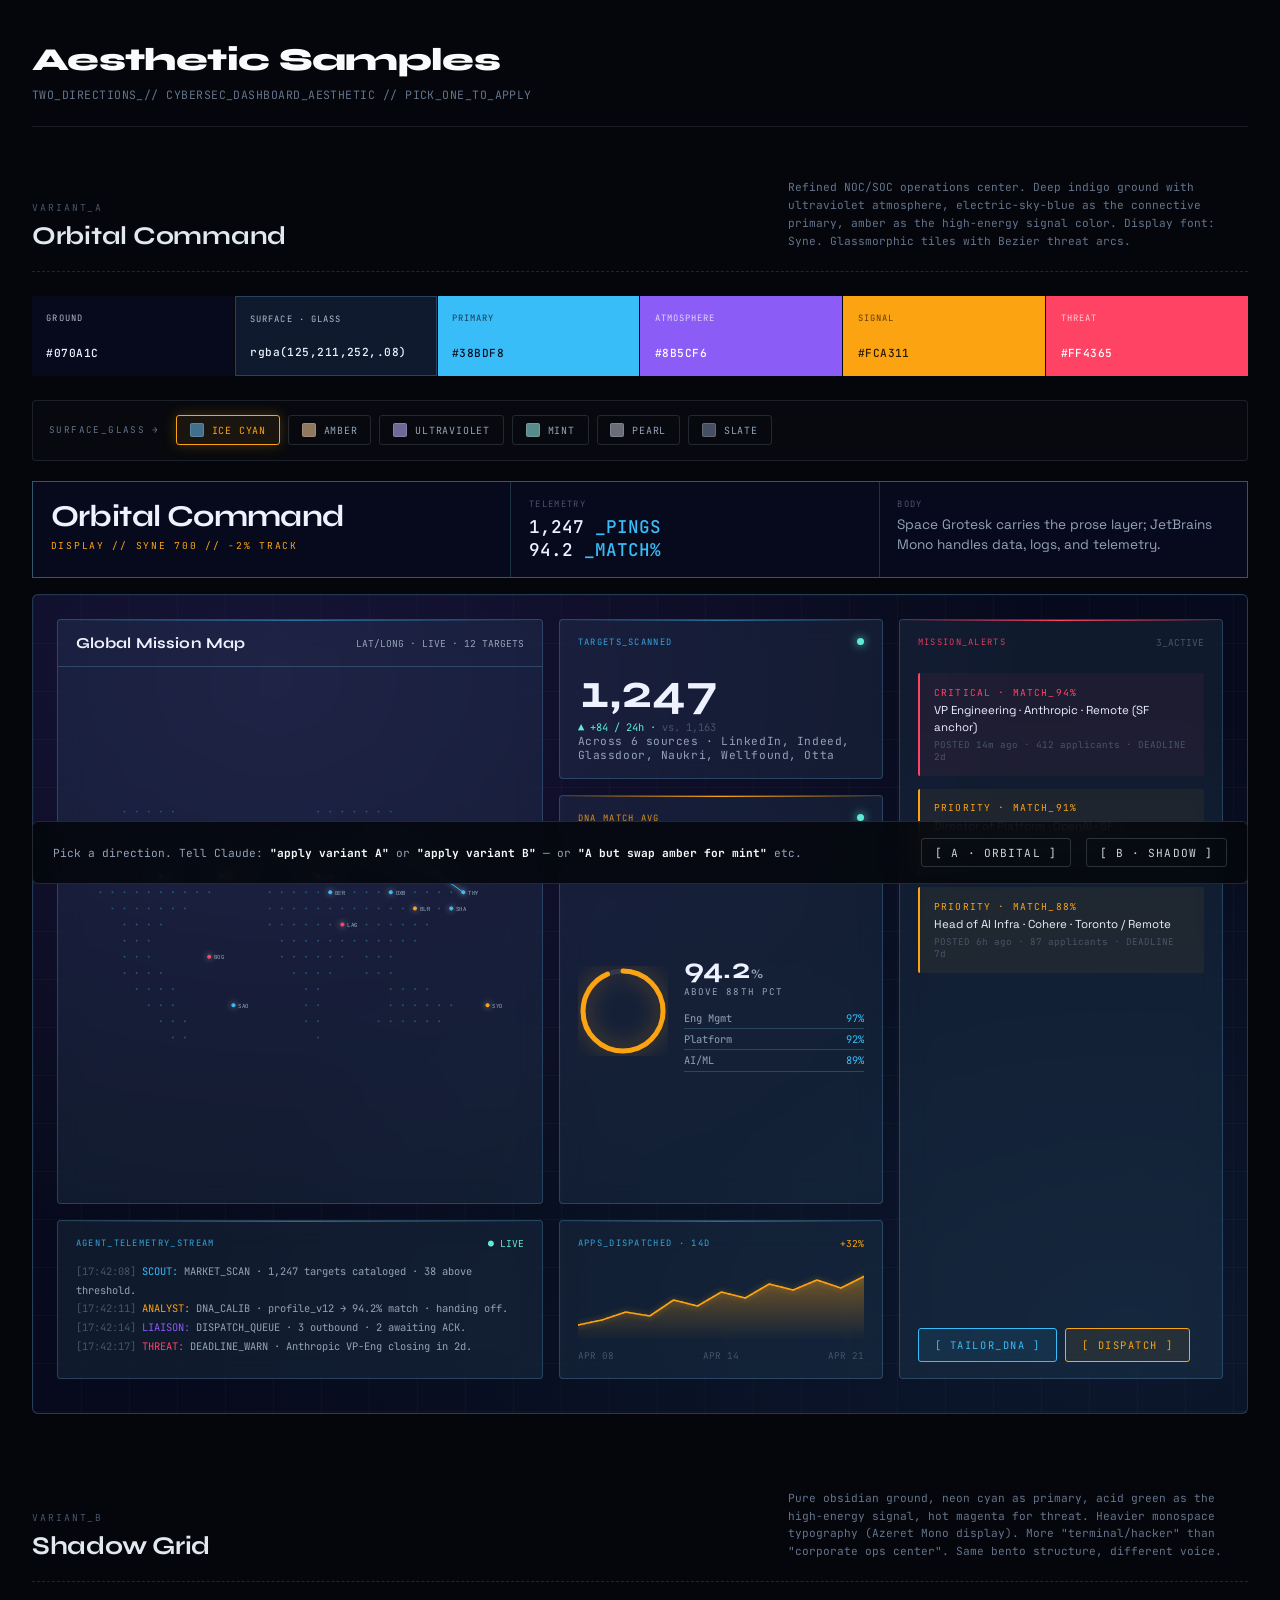
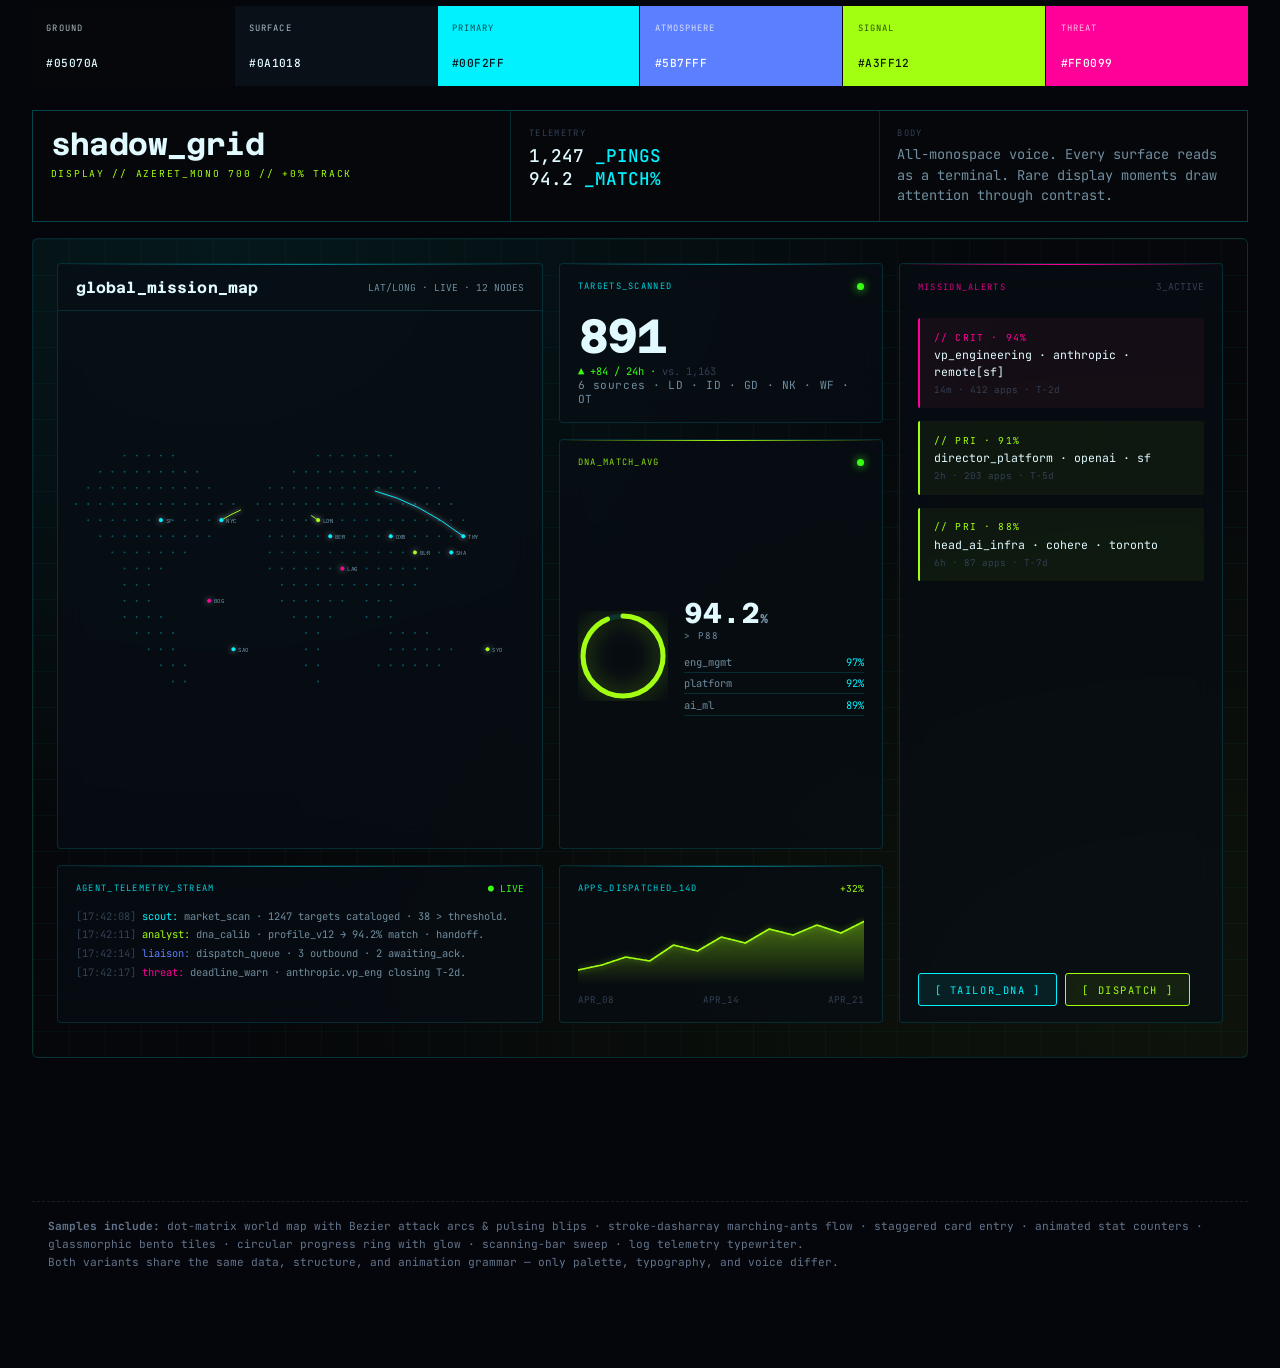
<file: static/samples.html>
<!DOCTYPE html>
<html lang="en">
<head>
<meta charset="UTF-8" />
<meta name="viewport" content="width=device-width, initial-scale=1" />
<title>Aesthetic Samples — Orchestrator Dashboard</title>
<link rel="preconnect" href="https://fonts.googleapis.com" />
<link rel="preconnect" href="https://fonts.gstatic.com" crossorigin />
<link href="https://fonts.googleapis.com/css2?family=JetBrains+Mono:wght@400;500;700&family=Space+Grotesk:wght@400;500;700&family=Azeret+Mono:wght@400;500;700&family=Syne:wght@500;700;800&display=swap" rel="stylesheet" />

<style>
  * { box-sizing: border-box; margin: 0; padding: 0; }
  html, body { background: #04060b; color: #cbd5e1; font-family: 'JetBrains Mono', monospace; }

  .page {
    max-width: 1480px;
    margin: 0 auto;
    padding: 2.5rem 2rem 5rem;
  }
  .page-head {
    padding-bottom: 1.5rem;
    border-bottom: 1px solid rgba(148, 163, 184, 0.15);
    margin-bottom: 2.5rem;
  }
  .page-head h1 {
    font-family: 'Syne', sans-serif;
    font-weight: 800;
    font-size: 2rem;
    letter-spacing: -0.02em;
    color: #f8fafc;
  }
  .page-head p {
    margin-top: 0.5rem;
    font-family: 'JetBrains Mono', monospace;
    font-size: 0.72rem;
    color: #64748b;
    letter-spacing: 0.04em;
  }

  .variant {
    margin-bottom: 4rem;
    border-radius: 4px;
    overflow: hidden;
  }
  .variant-head {
    display: flex;
    justify-content: space-between;
    align-items: flex-end;
    padding: 0.75rem 0 1.25rem;
    border-bottom: 1px dashed rgba(148, 163, 184, 0.2);
    margin-bottom: 1.5rem;
  }
  .variant-head .label {
    font-size: 0.6rem;
    letter-spacing: 0.2em;
    color: #475569;
  }
  .variant-head .name {
    display: block;
    font-family: 'Syne', sans-serif;
    font-weight: 700;
    font-size: 1.6rem;
    letter-spacing: -0.01em;
    color: #e2e8f0;
    margin-top: 0.25rem;
  }
  .variant-head .desc {
    max-width: 460px;
    font-size: 0.7rem;
    line-height: 1.6;
    color: #64748b;
  }

  /* Palette strip */
  .palette {
    display: grid;
    grid-template-columns: repeat(6, 1fr);
    gap: 1px;
    margin-bottom: 1.5rem;
  }
  .swatch {
    padding: 1rem 0.9rem;
    display: flex;
    flex-direction: column;
    justify-content: space-between;
    height: 80px;
  }
  .swatch .role { font-size: 0.55rem; letter-spacing: 0.12em; opacity: 0.75; }
  .swatch .hex { font-size: 0.7rem; font-weight: 500; letter-spacing: 0.04em; }

  /* =========================================================================
     VARIANT A — ORBITAL COMMAND (Indigo + Electric Sky + Amber)
     ========================================================================= */
  .va {
    --bg:        #070a1c;
    --bg-deep:   #04061a;
    --surface:   rgba(125, 211, 252, 0.08);
    --border:    rgba(125, 211, 252, 0.22);
    --border-hi: rgba(252, 163, 17, 0.45);
    --text-hi:   #eef2ff;
    --text-mid:  #94a3b8;
    --text-low:  #475569;
    --primary:   #38bdf8;   /* electric sky */
    --primary-glow: rgba(56, 189, 248, 0.45);
    --accent:    #fca311;   /* amber */
    --accent-glow: rgba(252, 163, 17, 0.5);
    --indigo:    #8b5cf6;   /* ultraviolet indigo */
    --threat:    #ff4365;   /* coral alert */
    --success:   #5eead4;   /* mint telemetry */
    --display-font: 'Syne', sans-serif;
    --body-font: 'Space Grotesk', sans-serif;
    --mono-font: 'JetBrains Mono', monospace;
  }
  .va .swatch-bg       { background: var(--bg); color: var(--text-hi); }
  .va .swatch-surface  {
    background:
      linear-gradient(var(--surface), var(--surface)),
      var(--bg);
    backdrop-filter: blur(14px);
    color: var(--text-hi);
    border: 1px solid var(--border);
    transition: background 0.3s ease, border-color 0.3s ease;
  }
  .va .swatch-primary  { background: var(--primary); color: #0b1020; }
  .va .swatch-indigo   { background: var(--indigo); color: #fff; }
  .va .swatch-accent   { background: var(--accent); color: #2a1a00; }
  .va .swatch-threat   { background: var(--threat); color: #fff; }

  /* =========================================================================
     VARIANT B — SHADOW GRID (Obsidian + Cyan + Acid Green)
     ========================================================================= */
  .vb {
    --bg:        #05070a;
    --bg-deep:   #020305;
    --surface:   rgba(8, 14, 20, 0.7);
    --border:    rgba(0, 242, 255, 0.14);
    --border-hi: rgba(163, 255, 18, 0.35);
    --text-hi:   #e0faff;
    --text-mid:  #708ea0;
    --text-low:  #334155;
    --primary:   #00f2ff;   /* neon cyan */
    --primary-glow: rgba(0, 242, 255, 0.45);
    --accent:    #a3ff12;   /* acid green */
    --accent-glow: rgba(163, 255, 18, 0.5);
    --indigo:    #5b7fff;
    --threat:    #ff0099;   /* hot magenta */
    --success:   #39ff14;
    --display-font: 'Azeret Mono', monospace;
    --body-font: 'JetBrains Mono', monospace;
    --mono-font: 'JetBrains Mono', monospace;
  }
  .vb .swatch-bg       { background: var(--bg); color: var(--text-hi); }
  .vb .swatch-surface  { background: #0a1018; color: var(--text-hi); }
  .vb .swatch-primary  { background: var(--primary); color: #001218; }
  .vb .swatch-indigo   { background: var(--indigo); color: #fff; }
  .vb .swatch-accent   { background: var(--accent); color: #0a1800; }
  .vb .swatch-threat   { background: var(--threat); color: #fff; }

  /* Shared dashboard shell */
  .dashboard {
    position: relative;
    background: var(--bg);
    background-image:
      radial-gradient(ellipse at 20% 10%, rgba(139, 92, 246, 0.12), transparent 55%),
      radial-gradient(ellipse at 90% 90%, rgba(56, 189, 248, 0.08), transparent 60%),
      linear-gradient(rgba(148, 163, 184, 0.04) 1px, transparent 1px),
      linear-gradient(90deg, rgba(148, 163, 184, 0.04) 1px, transparent 1px);
    background-size: 100% 100%, 100% 100%, 48px 48px, 48px 48px;
    border: 1px solid var(--border);
    border-radius: 6px;
    padding: 1.5rem;
    overflow: hidden;
    min-height: 820px;
  }
  .vb .dashboard {
    background-image:
      radial-gradient(ellipse at 15% 0%, rgba(0, 242, 255, 0.07), transparent 55%),
      radial-gradient(ellipse at 95% 95%, rgba(163, 255, 18, 0.05), transparent 60%),
      linear-gradient(rgba(0, 242, 255, 0.035) 1px, transparent 1px),
      linear-gradient(90deg, rgba(0, 242, 255, 0.035) 1px, transparent 1px);
    background-size: 100% 100%, 100% 100%, 36px 36px, 36px 36px;
  }

  /* Dashboard inner layout */
  .dash-grid {
    display: grid;
    grid-template-columns: 1.2fr 0.8fr 0.8fr;
    grid-template-rows: auto 1fr auto;
    gap: 1rem;
    height: 760px;
  }
  .card {
    background: var(--surface);
    backdrop-filter: blur(14px);
    -webkit-backdrop-filter: blur(14px);
    border: 1px solid var(--border);
    border-radius: 4px;
    padding: 1rem 1.1rem;
    position: relative;
    overflow: hidden;
  }
  .card::before {
    content: '';
    position: absolute;
    inset: 0 0 auto 0;
    height: 1px;
    background: linear-gradient(90deg, transparent, var(--primary), transparent);
    opacity: 0.5;
  }
  .card.priority::before { background: linear-gradient(90deg, transparent, var(--accent), transparent); opacity: 1; }
  .card.threat::before   { background: linear-gradient(90deg, transparent, var(--threat), transparent); opacity: 1; }

  .card-head {
    display: flex;
    justify-content: space-between;
    align-items: center;
    margin-bottom: 0.75rem;
  }
  .tag {
    font-family: var(--mono-font);
    font-size: 0.55rem;
    letter-spacing: 0.15em;
    color: var(--primary);
    opacity: 0.85;
    text-transform: uppercase;
  }
  .tag.accent { color: var(--accent); }
  .tag.threat { color: var(--threat); }

  /* Hero map */
  .map-card {
    grid-column: 1 / 2;
    grid-row: 1 / 3;
    padding: 0;
    overflow: hidden;
  }
  .map-header {
    display: flex;
    justify-content: space-between;
    align-items: center;
    padding: 0.9rem 1.1rem;
    border-bottom: 1px solid var(--border);
  }
  .map-header h2 {
    font-family: var(--display-font);
    font-size: 0.95rem;
    letter-spacing: 0.01em;
    color: var(--text-hi);
    font-weight: 700;
  }
  .map-header .meta {
    font-family: var(--mono-font);
    font-size: 0.6rem;
    color: var(--text-mid);
  }
  .map-svg {
    width: 100%;
    height: calc(100% - 52px);
    display: block;
  }

  /* KPI / counter */
  .kpi { display: flex; flex-direction: column; justify-content: space-between; }
  .kpi .value {
    font-family: var(--display-font);
    font-size: 3rem;
    font-weight: 700;
    letter-spacing: -0.03em;
    color: var(--text-hi);
    line-height: 1;
    margin: 0.5rem 0 0.25rem;
    font-variant-numeric: tabular-nums;
  }
  .kpi .unit {
    display: inline-block;
    font-family: var(--mono-font);
    font-size: 0.65rem;
    letter-spacing: 0.12em;
    color: var(--accent);
    margin-left: 0.3rem;
    vertical-align: top;
    transform: translateY(8px);
  }
  .kpi .delta {
    display: flex;
    align-items: baseline;
    gap: 0.4rem;
    font-family: var(--mono-font);
    font-size: 0.65rem;
    color: var(--success);
  }
  .kpi .label {
    font-size: 0.7rem;
    color: var(--text-mid);
    letter-spacing: 0.05em;
  }

  /* Sparkline */
  .spark-card { overflow: visible; }
  .sparkline { width: 100%; height: 70px; margin-top: 0.5rem; }

  /* Match ring */
  .ring-card { display: flex; flex-direction: column; }
  .ring-wrap {
    display: flex;
    align-items: center;
    gap: 1rem;
    flex: 1;
  }
  .ring-svg { width: 90px; height: 90px; flex-shrink: 0; }
  .ring-meta { flex: 1; }
  .ring-meta .num {
    font-family: var(--display-font);
    font-size: 1.8rem;
    color: var(--text-hi);
    font-weight: 700;
    font-variant-numeric: tabular-nums;
  }
  .ring-meta .lbl {
    font-family: var(--mono-font);
    font-size: 0.58rem;
    letter-spacing: 0.12em;
    color: var(--text-mid);
    text-transform: uppercase;
  }
  .ring-meta ul {
    list-style: none;
    margin-top: 0.6rem;
    font-size: 0.65rem;
    color: var(--text-mid);
  }
  .ring-meta li {
    display: flex;
    justify-content: space-between;
    padding: 0.2rem 0;
    border-bottom: 1px solid var(--border);
  }
  .ring-meta li span:last-child { color: var(--primary); }

  /* Log feed */
  .log-card {
    grid-column: 1 / 2;
    grid-row: 3 / 4;
  }
  .log-list {
    font-family: var(--mono-font);
    font-size: 0.65rem;
    line-height: 1.8;
    max-height: 120px;
    overflow: hidden;
  }
  .log-list .ts { color: var(--text-low); }
  .log-list .agent { color: var(--primary); }
  .log-list .agent.analyst { color: var(--accent); }
  .log-list .agent.liaison { color: var(--indigo); }
  .log-list .agent.threat  { color: var(--threat); }
  .log-list .msg { color: var(--text-mid); }

  /* Right-column: alerts */
  .alert-card { grid-column: 3 / 4; grid-row: 1 / 4; display: flex; flex-direction: column; gap: 0.8rem; }
  .alert {
    padding: 0.8rem 0.9rem;
    background: rgba(255, 67, 101, 0.06);
    border-left: 2px solid var(--threat);
    border-radius: 2px;
    font-size: 0.68rem;
    display: flex;
    flex-direction: column;
    gap: 0.2rem;
  }
  .alert.warn { background: rgba(252, 163, 17, 0.06); border-left-color: var(--accent); }
  .vb .alert.warn { background: rgba(163, 255, 18, 0.05); }
  .alert .ttl {
    font-family: var(--mono-font);
    font-size: 0.6rem;
    letter-spacing: 0.12em;
    color: var(--threat);
    text-transform: uppercase;
  }
  .alert.warn .ttl { color: var(--accent); }
  .alert .body {
    font-family: var(--body-font);
    font-size: 0.72rem;
    color: var(--text-hi);
    line-height: 1.45;
  }
  .alert .foot {
    font-family: var(--mono-font);
    font-size: 0.58rem;
    color: var(--text-low);
  }

  /* Buttons */
  .btn {
    display: inline-flex;
    align-items: center;
    gap: 0.45rem;
    font-family: var(--mono-font);
    font-size: 0.65rem;
    letter-spacing: 0.15em;
    text-transform: uppercase;
    padding: 0.55rem 1rem;
    border-radius: 3px;
    cursor: pointer;
    transition: all 0.18s ease;
    border: 1px solid var(--primary);
    background: rgba(56, 189, 248, 0.08);
    color: var(--primary);
  }
  .vb .btn { background: rgba(0, 242, 255, 0.08); }
  .btn:hover {
    background: var(--primary);
    color: var(--bg-deep);
    box-shadow: 0 0 24px var(--primary-glow);
    transform: translateY(-1px);
  }
  .btn.accent { border-color: var(--accent); color: var(--accent); background: rgba(252, 163, 17, 0.08); }
  .vb .btn.accent { background: rgba(163, 255, 18, 0.08); }
  .btn.accent:hover { background: var(--accent); color: var(--bg-deep); box-shadow: 0 0 24px var(--accent-glow); }

  /* Pulse dot */
  .dot {
    display: inline-block;
    width: 7px;
    height: 7px;
    border-radius: 50%;
    background: var(--success);
    box-shadow: 0 0 10px var(--success);
    animation: pulse-dot 1.6s infinite;
  }
  @keyframes pulse-dot { 0%, 100% { opacity: 1; } 50% { opacity: 0.45; } }

  /* Typography sample strip */
  .typo {
    display: grid;
    grid-template-columns: 1.3fr 1fr 1fr;
    gap: 1px;
    margin-bottom: 1rem;
    background: var(--border);
    border: 1px solid var(--border);
  }
  .typo > div {
    background: var(--bg);
    padding: 1rem 1.1rem;
  }
  .typo .display {
    font-family: var(--display-font);
    font-size: 1.9rem;
    font-weight: 700;
    letter-spacing: -0.02em;
    color: var(--text-hi);
  }
  .typo .display-sub {
    font-family: var(--mono-font);
    font-size: 0.6rem;
    letter-spacing: 0.18em;
    color: var(--accent);
    margin-top: 0.3rem;
    text-transform: uppercase;
  }
  .typo .data-mono {
    font-family: var(--mono-font);
    font-weight: 500;
    font-size: 1.1rem;
    color: var(--text-hi);
    font-variant-numeric: tabular-nums;
  }
  .typo .data-mono .u { color: var(--primary); }
  .typo .data-lbl {
    font-family: var(--mono-font);
    font-size: 0.55rem;
    letter-spacing: 0.15em;
    color: var(--text-low);
    text-transform: uppercase;
    margin-bottom: 0.3rem;
  }
  .typo .body-txt {
    font-family: var(--body-font);
    font-size: 0.85rem;
    line-height: 1.5;
    color: var(--text-mid);
  }

  /* Map arc + pulse animations */
  @keyframes arc-draw {
    from { stroke-dashoffset: 200; opacity: 0; }
    20%  { opacity: 1; }
    to   { stroke-dashoffset: 0; opacity: 0; }
  }
  .arc {
    stroke-dasharray: 200;
    stroke-dashoffset: 200;
    fill: none;
    stroke-width: 1.2;
    stroke-linecap: round;
    animation: arc-draw 3.6s ease-out infinite;
  }
  @keyframes marker-pulse {
    0%   { r: 2; opacity: 1; }
    100% { r: 14; opacity: 0; }
  }
  .marker-core {
    fill: var(--primary);
  }
  .marker-core.accent { fill: var(--accent); }
  .marker-core.threat { fill: var(--threat); }
  .marker-ring {
    fill: none;
    stroke: var(--primary);
    stroke-width: 1;
    animation: marker-pulse 2.4s ease-out infinite;
    transform-origin: center;
  }
  .marker-ring.accent { stroke: var(--accent); }
  .marker-ring.threat { stroke: var(--threat); }

  @keyframes scanline-sweep {
    0%   { transform: translateY(0); opacity: 0; }
    10%  { opacity: 0.5; }
    90%  { opacity: 0.5; }
    100% { transform: translateY(100%); opacity: 0; }
  }
  .scanline {
    position: absolute;
    inset: 0 0 auto 0;
    height: 2px;
    background: linear-gradient(90deg, transparent, var(--primary), transparent);
    opacity: 0;
    animation: scanline-sweep 5s linear infinite;
    pointer-events: none;
  }

  /* Marching-ants flow */
  @keyframes march {
    to { stroke-dashoffset: -20; }
  }
  .flow-line {
    stroke: var(--accent);
    stroke-width: 1.2;
    stroke-dasharray: 3 3;
    animation: march 1s linear infinite;
    fill: none;
  }

  /* Staggered entry */
  @keyframes fade-up {
    from { opacity: 0; transform: translateY(8px); }
    to   { opacity: 1; transform: translateY(0); }
  }
  .card, .typo, .palette { animation: fade-up 0.8s both; }
  .card:nth-child(1) { animation-delay: 0.05s; }
  .card:nth-child(2) { animation-delay: 0.12s; }
  .card:nth-child(3) { animation-delay: 0.19s; }
  .card:nth-child(4) { animation-delay: 0.26s; }
  .card:nth-child(5) { animation-delay: 0.33s; }

  /* Decide bar */
  .decide-bar {
    position: sticky;
    bottom: 1rem;
    margin-top: 2rem;
    padding: 1rem 1.25rem;
    background: rgba(4, 6, 11, 0.85);
    backdrop-filter: blur(12px);
    border: 1px solid rgba(148, 163, 184, 0.2);
    border-radius: 6px;
    display: flex;
    justify-content: space-between;
    align-items: center;
    font-family: 'JetBrains Mono', monospace;
    font-size: 0.7rem;
    color: #94a3b8;
  }
  .decide-bar strong { color: #f8fafc; font-weight: 700; }
  .decide-bar .pick {
    display: inline-flex;
    align-items: center;
    gap: 0.4rem;
    padding: 0.4rem 0.8rem;
    border-radius: 3px;
    border: 1px solid rgba(148, 163, 184, 0.25);
    color: #cbd5e1;
    letter-spacing: 0.1em;
    margin-left: 0.5rem;
  }

  .foot-note {
    margin-top: 1rem;
    padding: 1rem;
    font-size: 0.7rem;
    line-height: 1.6;
    color: #64748b;
    border-top: 1px dashed rgba(148, 163, 184, 0.15);
  }
  .foot-note code {
    background: rgba(255,255,255,0.04);
    padding: 0.1rem 0.35rem;
    border-radius: 2px;
    color: #cbd5e1;
  }

  /* Surface switcher (Variant A) */
  .surface-switch {
    display: flex;
    flex-wrap: wrap;
    gap: 0.5rem;
    margin-bottom: 1.25rem;
    padding: 0.9rem 1rem;
    border: 1px solid rgba(148, 163, 184, 0.15);
    border-radius: 4px;
    background: rgba(255,255,255,0.015);
    align-items: center;
  }
  .surface-switch .lbl {
    font-family: 'JetBrains Mono', monospace;
    font-size: 0.58rem;
    letter-spacing: 0.15em;
    color: #64748b;
    text-transform: uppercase;
    margin-right: 0.5rem;
  }
  .surface-btn {
    display: inline-flex;
    align-items: center;
    gap: 0.5rem;
    padding: 0.45rem 0.8rem;
    background: transparent;
    border: 1px solid rgba(148, 163, 184, 0.2);
    color: #94a3b8;
    font-family: 'JetBrains Mono', monospace;
    font-size: 0.62rem;
    letter-spacing: 0.08em;
    text-transform: uppercase;
    border-radius: 3px;
    cursor: pointer;
    transition: all 0.18s ease;
  }
  .surface-btn:hover { border-color: #cbd5e1; color: #e2e8f0; }
  .surface-btn.active {
    border-color: #fca311;
    color: #fca311;
    background: rgba(252, 163, 17, 0.08);
    box-shadow: 0 0 14px rgba(252, 163, 17, 0.25);
  }
  .surface-btn .chip {
    width: 14px;
    height: 14px;
    border-radius: 2px;
    border: 1px solid rgba(255, 255, 255, 0.15);
    background-color: #070A1C;
    background-image: linear-gradient(var(--chip), var(--chip));
  }
</style>
</head>
<body>

<div class="page">
  <header class="page-head">
    <h1>Aesthetic Samples</h1>
    <p>TWO_DIRECTIONS_// CYBERSEC_DASHBOARD_AESTHETIC // PICK_ONE_TO_APPLY</p>
  </header>

  <!-- ============================================================
       VARIANT A — ORBITAL COMMAND
       ============================================================ -->
  <section class="variant va">
    <div class="variant-head">
      <div>
        <span class="label">VARIANT_A</span>
        <span class="name">Orbital Command</span>
      </div>
      <p class="desc">Refined NOC/SOC operations center. Deep indigo ground with ultraviolet atmosphere, electric-sky-blue as the connective primary, amber as the high-energy signal color. Display font: Syne. Glassmorphic tiles with Bezier threat arcs.</p>
    </div>

    <div class="palette">
      <div class="swatch swatch-bg"><span class="role">GROUND</span><span class="hex">#070A1C</span></div>
      <div class="swatch swatch-surface"><span class="role">SURFACE · GLASS</span><span class="hex" data-surface-label>rgba(125,211,252,.08)</span></div>
      <div class="swatch swatch-primary"><span class="role">PRIMARY</span><span class="hex">#38BDF8</span></div>
      <div class="swatch swatch-indigo"><span class="role">ATMOSPHERE</span><span class="hex">#8B5CF6</span></div>
      <div class="swatch swatch-accent"><span class="role">SIGNAL</span><span class="hex">#FCA311</span></div>
      <div class="swatch swatch-threat"><span class="role">THREAT</span><span class="hex">#FF4365</span></div>
    </div>

    <div class="surface-switch" id="va-switch">
      <span class="lbl">SURFACE_GLASS →</span>
      <button class="surface-btn active"
              data-surface="rgba(125, 211, 252, 0.08)"
              data-border="rgba(125, 211, 252, 0.22)"
              style="--chip: rgba(125, 211, 252, 0.5);">
        <span class="chip"></span> Ice Cyan
      </button>
      <button class="surface-btn"
              data-surface="rgba(252, 211, 148, 0.07)"
              data-border="rgba(252, 211, 148, 0.24)"
              style="--chip: rgba(252, 211, 148, 0.55);">
        <span class="chip"></span> Amber
      </button>
      <button class="surface-btn"
              data-surface="rgba(196, 181, 253, 0.08)"
              data-border="rgba(196, 181, 253, 0.24)"
              style="--chip: rgba(196, 181, 253, 0.55);">
        <span class="chip"></span> Ultraviolet
      </button>
      <button class="surface-btn"
              data-surface="rgba(153, 246, 228, 0.07)"
              data-border="rgba(153, 246, 228, 0.22)"
              style="--chip: rgba(153, 246, 228, 0.55);">
        <span class="chip"></span> Mint
      </button>
      <button class="surface-btn"
              data-surface="rgba(255, 255, 255, 0.05)"
              data-border="rgba(255, 255, 255, 0.15)"
              style="--chip: rgba(255, 255, 255, 0.4);">
        <span class="chip"></span> Pearl
      </button>
      <button class="surface-btn"
              data-surface="rgba(148, 163, 184, 0.08)"
              data-border="rgba(148, 163, 184, 0.2)"
              style="--chip: rgba(148, 163, 184, 0.45);">
        <span class="chip"></span> Slate
      </button>
    </div>

    <div class="typo">
      <div>
        <div class="display">Orbital Command</div>
        <div class="display-sub">DISPLAY // SYNE 700 // -2% TRACK</div>
      </div>
      <div>
        <div class="data-lbl">TELEMETRY</div>
        <div class="data-mono">1,247<span class="u"> _PINGS</span></div>
        <div class="data-mono">94.2<span class="u"> _MATCH%</span></div>
      </div>
      <div>
        <div class="data-lbl">BODY</div>
        <div class="body-txt">Space Grotesk carries the prose layer; JetBrains Mono handles data, logs, and telemetry.</div>
      </div>
    </div>

    <div class="dashboard">
      <div class="scanline"></div>

      <div class="dash-grid">
        <!-- MAP HERO -->
        <div class="card map-card">
          <div class="map-header">
            <h2>Global Mission Map</h2>
            <span class="meta">LAT/LONG · LIVE · 12 TARGETS</span>
          </div>
          <svg class="map-svg" viewBox="0 0 600 360" preserveAspectRatio="xMidYMid meet" data-variant="va"></svg>
        </div>

        <!-- KPI -->
        <div class="card kpi">
          <div class="card-head">
            <span class="tag">TARGETS_SCANNED</span>
            <span class="dot"></span>
          </div>
          <div>
            <div class="value" data-counter="1247">0</div>
            <div class="delta">▲ +84 / 24h · <span style="color:var(--text-low)">vs. 1,163</span></div>
            <div class="label">Across 6 sources · LinkedIn, Indeed, Glassdoor, Naukri, Wellfound, Otta</div>
          </div>
        </div>

        <!-- RING -->
        <div class="card ring-card priority">
          <div class="card-head">
            <span class="tag accent">DNA_MATCH_AVG</span>
            <span class="dot"></span>
          </div>
          <div class="ring-wrap">
            <svg class="ring-svg" viewBox="0 0 36 36">
              <circle cx="18" cy="18" r="16" fill="none" stroke="rgba(148,163,184,0.15)" stroke-width="2"/>
              <circle cx="18" cy="18" r="16" fill="none" stroke="var(--accent)" stroke-width="2"
                      stroke-dasharray="100 100" stroke-dashoffset="6" stroke-linecap="round"
                      transform="rotate(-90 18 18)" style="filter: drop-shadow(0 0 4px var(--accent-glow));"/>
            </svg>
            <div class="ring-meta">
              <div class="num">94.2<span style="font-size:0.8rem;color:var(--text-mid);">%</span></div>
              <div class="lbl">above 88th pct</div>
              <ul>
                <li><span>Eng Mgmt</span><span>97%</span></li>
                <li><span>Platform</span><span>92%</span></li>
                <li><span>AI/ML</span><span>89%</span></li>
              </ul>
            </div>
          </div>
        </div>

        <!-- SPARKLINE -->
        <div class="card spark-card">
          <div class="card-head">
            <span class="tag">APPS_DISPATCHED · 14D</span>
            <span style="font-family:var(--mono-font);font-size:0.6rem;color:var(--accent);">+32%</span>
          </div>
          <svg class="sparkline" viewBox="0 0 300 70" preserveAspectRatio="none">
            <defs>
              <linearGradient id="va-spark" x1="0" x2="0" y1="0" y2="1">
                <stop offset="0%"  stop-color="var(--accent)" stop-opacity="0.4"/>
                <stop offset="100%" stop-color="var(--accent)" stop-opacity="0"/>
              </linearGradient>
            </defs>
            <path d="M0,55 L25,50 L50,42 L75,46 L100,30 L125,36 L150,22 L175,28 L200,14 L225,20 L250,10 L275,18 L300,6"
                  fill="none" stroke="var(--accent)" stroke-width="1.6" stroke-linecap="round" stroke-linejoin="round"
                  style="filter: drop-shadow(0 0 3px var(--accent-glow));"/>
            <path d="M0,55 L25,50 L50,42 L75,46 L100,30 L125,36 L150,22 L175,28 L200,14 L225,20 L250,10 L275,18 L300,6 L300,70 L0,70 Z"
                  fill="url(#va-spark)"/>
            <!-- marching ants flow -->
            <path class="flow-line" d="M0,55 L25,50 L50,42 L75,46 L100,30 L125,36 L150,22 L175,28 L200,14 L225,20 L250,10 L275,18 L300,6"/>
          </svg>
          <div style="display:flex;justify-content:space-between;font-family:var(--mono-font);font-size:0.58rem;color:var(--text-low);margin-top:0.3rem;">
            <span>APR 08</span><span>APR 14</span><span>APR 21</span>
          </div>
        </div>

        <!-- ALERTS -->
        <div class="card alert-card threat">
          <div class="card-head">
            <span class="tag threat">MISSION_ALERTS</span>
            <span style="font-size:0.6rem;color:var(--text-low);">3_ACTIVE</span>
          </div>
          <div class="alert">
            <span class="ttl">CRITICAL · MATCH_94%</span>
            <span class="body">VP Engineering · Anthropic · Remote (SF anchor)</span>
            <span class="foot">POSTED 14m ago · 412 applicants · DEADLINE 2d</span>
          </div>
          <div class="alert warn">
            <span class="ttl">PRIORITY · MATCH_91%</span>
            <span class="body">Director of Platform · OpenAI · SF</span>
            <span class="foot">POSTED 2h ago · 203 applicants · DEADLINE 5d</span>
          </div>
          <div class="alert warn">
            <span class="ttl">PRIORITY · MATCH_88%</span>
            <span class="body">Head of AI Infra · Cohere · Toronto / Remote</span>
            <span class="foot">POSTED 6h ago · 87 applicants · DEADLINE 7d</span>
          </div>
          <div style="display:flex;gap:0.5rem;margin-top:auto;">
            <button class="btn">[ TAILOR_DNA ]</button>
            <button class="btn accent">[ DISPATCH ]</button>
          </div>
        </div>

        <!-- LOG -->
        <div class="card log-card">
          <div class="card-head">
            <span class="tag">AGENT_TELEMETRY_STREAM</span>
            <span style="font-size:0.6rem;color:var(--success);">● LIVE</span>
          </div>
          <div class="log-list">
            <div><span class="ts">[17:42:08]</span> <span class="agent">SCOUT:</span> <span class="msg">MARKET_SCAN · 1,247 targets cataloged · 38 above threshold.</span></div>
            <div><span class="ts">[17:42:11]</span> <span class="agent analyst">ANALYST:</span> <span class="msg">DNA_CALIB · profile_v12 → 94.2% match · handing off.</span></div>
            <div><span class="ts">[17:42:14]</span> <span class="agent liaison">LIAISON:</span> <span class="msg">DISPATCH_QUEUE · 3 outbound · 2 awaiting ACK.</span></div>
            <div><span class="ts">[17:42:17]</span> <span class="agent threat">THREAT:</span> <span class="msg">DEADLINE_WARN · Anthropic VP-Eng closing in 2d.</span></div>
          </div>
        </div>
      </div>
    </div>
  </section>

  <!-- ============================================================
       VARIANT B — SHADOW GRID
       ============================================================ -->
  <section class="variant vb">
    <div class="variant-head">
      <div>
        <span class="label">VARIANT_B</span>
        <span class="name">Shadow Grid</span>
      </div>
      <p class="desc">Pure obsidian ground, neon cyan as primary, acid green as the high-energy signal, hot magenta for threat. Heavier monospace typography (Azeret Mono display). More "terminal/hacker" than "corporate ops center". Same bento structure, different voice.</p>
    </div>

    <div class="palette">
      <div class="swatch swatch-bg"><span class="role">GROUND</span><span class="hex">#05070A</span></div>
      <div class="swatch swatch-surface"><span class="role">SURFACE</span><span class="hex">#0A1018</span></div>
      <div class="swatch swatch-primary"><span class="role">PRIMARY</span><span class="hex">#00F2FF</span></div>
      <div class="swatch swatch-indigo"><span class="role">ATMOSPHERE</span><span class="hex">#5B7FFF</span></div>
      <div class="swatch swatch-accent"><span class="role">SIGNAL</span><span class="hex">#A3FF12</span></div>
      <div class="swatch swatch-threat"><span class="role">THREAT</span><span class="hex">#FF0099</span></div>
    </div>

    <div class="typo">
      <div>
        <div class="display">shadow_grid</div>
        <div class="display-sub">DISPLAY // AZERET_MONO 700 // +0% TRACK</div>
      </div>
      <div>
        <div class="data-lbl">TELEMETRY</div>
        <div class="data-mono">1,247<span class="u"> _PINGS</span></div>
        <div class="data-mono">94.2<span class="u"> _MATCH%</span></div>
      </div>
      <div>
        <div class="data-lbl">BODY</div>
        <div class="body-txt">All-monospace voice. Every surface reads as a terminal. Rare display moments draw attention through contrast.</div>
      </div>
    </div>

    <div class="dashboard">
      <div class="scanline"></div>

      <div class="dash-grid">
        <!-- MAP HERO -->
        <div class="card map-card">
          <div class="map-header">
            <h2>global_mission_map</h2>
            <span class="meta">LAT/LONG · LIVE · 12 NODES</span>
          </div>
          <svg class="map-svg" viewBox="0 0 600 360" preserveAspectRatio="xMidYMid meet" data-variant="vb"></svg>
        </div>

        <!-- KPI -->
        <div class="card kpi">
          <div class="card-head">
            <span class="tag">targets_scanned</span>
            <span class="dot"></span>
          </div>
          <div>
            <div class="value" data-counter="1247">0</div>
            <div class="delta">▲ +84 / 24h · <span style="color:var(--text-low)">vs. 1,163</span></div>
            <div class="label">6 sources · LD · ID · GD · NK · WF · OT</div>
          </div>
        </div>

        <!-- RING -->
        <div class="card ring-card priority">
          <div class="card-head">
            <span class="tag accent">dna_match_avg</span>
            <span class="dot"></span>
          </div>
          <div class="ring-wrap">
            <svg class="ring-svg" viewBox="0 0 36 36">
              <circle cx="18" cy="18" r="16" fill="none" stroke="rgba(0,242,255,0.12)" stroke-width="2"/>
              <circle cx="18" cy="18" r="16" fill="none" stroke="var(--accent)" stroke-width="2"
                      stroke-dasharray="100 100" stroke-dashoffset="6" stroke-linecap="round"
                      transform="rotate(-90 18 18)" style="filter: drop-shadow(0 0 4px var(--accent-glow));"/>
            </svg>
            <div class="ring-meta">
              <div class="num">94.2<span style="font-size:0.8rem;color:var(--text-mid);">%</span></div>
              <div class="lbl">&gt; p88</div>
              <ul>
                <li><span>eng_mgmt</span><span>97%</span></li>
                <li><span>platform</span><span>92%</span></li>
                <li><span>ai_ml</span><span>89%</span></li>
              </ul>
            </div>
          </div>
        </div>

        <!-- SPARKLINE -->
        <div class="card spark-card">
          <div class="card-head">
            <span class="tag">apps_dispatched_14d</span>
            <span style="font-family:var(--mono-font);font-size:0.6rem;color:var(--accent);">+32%</span>
          </div>
          <svg class="sparkline" viewBox="0 0 300 70" preserveAspectRatio="none">
            <defs>
              <linearGradient id="vb-spark" x1="0" x2="0" y1="0" y2="1">
                <stop offset="0%"  stop-color="var(--accent)" stop-opacity="0.4"/>
                <stop offset="100%" stop-color="var(--accent)" stop-opacity="0"/>
              </linearGradient>
            </defs>
            <path d="M0,55 L25,50 L50,42 L75,46 L100,30 L125,36 L150,22 L175,28 L200,14 L225,20 L250,10 L275,18 L300,6"
                  fill="none" stroke="var(--accent)" stroke-width="1.6" stroke-linecap="round" stroke-linejoin="round"
                  style="filter: drop-shadow(0 0 3px var(--accent-glow));"/>
            <path d="M0,55 L25,50 L50,42 L75,46 L100,30 L125,36 L150,22 L175,28 L200,14 L225,20 L250,10 L275,18 L300,6 L300,70 L0,70 Z"
                  fill="url(#vb-spark)"/>
            <path class="flow-line" d="M0,55 L25,50 L50,42 L75,46 L100,30 L125,36 L150,22 L175,28 L200,14 L225,20 L250,10 L275,18 L300,6"/>
          </svg>
          <div style="display:flex;justify-content:space-between;font-family:var(--mono-font);font-size:0.58rem;color:var(--text-low);margin-top:0.3rem;">
            <span>APR_08</span><span>APR_14</span><span>APR_21</span>
          </div>
        </div>

        <!-- ALERTS -->
        <div class="card alert-card threat">
          <div class="card-head">
            <span class="tag threat">mission_alerts</span>
            <span style="font-size:0.6rem;color:var(--text-low);">3_ACTIVE</span>
          </div>
          <div class="alert">
            <span class="ttl">// CRIT · 94%</span>
            <span class="body">vp_engineering · anthropic · remote[sf]</span>
            <span class="foot">14m · 412 apps · T-2d</span>
          </div>
          <div class="alert warn">
            <span class="ttl">// PRI · 91%</span>
            <span class="body">director_platform · openai · sf</span>
            <span class="foot">2h · 203 apps · T-5d</span>
          </div>
          <div class="alert warn">
            <span class="ttl">// PRI · 88%</span>
            <span class="body">head_ai_infra · cohere · toronto</span>
            <span class="foot">6h · 87 apps · T-7d</span>
          </div>
          <div style="display:flex;gap:0.5rem;margin-top:auto;">
            <button class="btn">[ tailor_dna ]</button>
            <button class="btn accent">[ dispatch ]</button>
          </div>
        </div>

        <!-- LOG -->
        <div class="card log-card">
          <div class="card-head">
            <span class="tag">agent_telemetry_stream</span>
            <span style="font-size:0.6rem;color:var(--success);">● LIVE</span>
          </div>
          <div class="log-list">
            <div><span class="ts">[17:42:08]</span> <span class="agent">scout:</span> <span class="msg">market_scan · 1247 targets cataloged · 38 &gt; threshold.</span></div>
            <div><span class="ts">[17:42:11]</span> <span class="agent analyst">analyst:</span> <span class="msg">dna_calib · profile_v12 → 94.2% match · handoff.</span></div>
            <div><span class="ts">[17:42:14]</span> <span class="agent liaison">liaison:</span> <span class="msg">dispatch_queue · 3 outbound · 2 awaiting_ack.</span></div>
            <div><span class="ts">[17:42:17]</span> <span class="agent threat">threat:</span> <span class="msg">deadline_warn · anthropic.vp_eng closing T-2d.</span></div>
          </div>
        </div>
      </div>
    </div>
  </section>

  <div class="decide-bar">
    <div>Pick a direction. Tell Claude: <strong>"apply variant A"</strong> or <strong>"apply variant B"</strong> — or <strong>"A but swap amber for mint"</strong> etc.</div>
    <div>
      <span class="pick">[ A · ORBITAL ]</span>
      <span class="pick">[ B · SHADOW ]</span>
    </div>
  </div>

  <div class="foot-note">
    <strong>Samples include:</strong> dot-matrix world map with Bezier attack arcs & pulsing blips · stroke-dasharray marching-ants flow · staggered card entry · animated stat counters · glassmorphic bento tiles · circular progress ring with glow · scanning-bar sweep · log telemetry typewriter. <br />
    Both variants share the same data, structure, and animation grammar — only palette, typography, and voice differ.
  </div>
</div>

<script>
(() => {
  // -----------------------------------------------------------------------
  // Dot-matrix world map — stylized continental pattern
  // Each row in CONTINENT_ROWS is a string of dots (1 = filled, 0 = empty)
  // 40 cols x 18 rows. Hand-tuned to vaguely suggest NA, SA, EU, AF, AS, AU.
  // -----------------------------------------------------------------------
  const CONTINENT_ROWS = [
    "0000000000000000000000000000000000000000",
    "0000011111000000000001111111000000000000",
    "0001111111110000000111111111110000000000",
    "0011111111111000011111111111111100000000",
    "0111111111111110111111111111111110000000",
    "0011111111111110111111111111111111000000",
    "0001111111111000011111111111111111100000",
    "0000111111100000011111111111111110000000",
    "0000011110000000011111111111111000000000",
    "0000011100000000001111111111110000000000",
    "0000011100000000001111110111000000000000",
    "0000011110000000000111100111000000000000",
    "0000001111000000000011000001111000000000",
    "0000000111000000000011000001111110000000",
    "0000000011100000000011000011111100000000",
    "0000000001100000000001000000000000000000",
    "0000000000000000000000000000000000000000",
    "0000000000000000000000000000000000000000",
  ];

  // Named mission nodes — city-like points (col, row) on the grid
  const NODES = [
    { col: 8,  row: 5,  label: "SF",       type: "primary" },  // San Francisco
    { col: 13, row: 5,  label: "NYC",      type: "primary" },  // New York
    { col: 21, row: 5,  label: "LDN",      type: "accent"  },  // London
    { col: 22, row: 6,  label: "BER",      type: "primary" },  // Berlin
    { col: 23, row: 8,  label: "LAG",      type: "threat"  },  // Lagos / Africa
    { col: 27, row: 6,  label: "DXB",      type: "primary" },  // Dubai
    { col: 29, row: 7,  label: "BLR",      type: "accent"  },  // Bangalore
    { col: 33, row: 6,  label: "TKY",      type: "primary" },  // Tokyo
    { col: 32, row: 7,  label: "SHA",      type: "primary" },  // Shanghai
    { col: 35, row: 13, label: "SYD",      type: "accent"  },  // Sydney
    { col: 14, row: 13, label: "SAO",      type: "primary" },  // São Paulo
    { col: 12, row: 10, label: "BOG",      type: "threat"  },  // Bogotá
  ];

  // Arcs between nodes (source index → target index)
  const ARCS = [
    [0, 2],   // SF → LDN
    [1, 7],   // NYC → TKY
    [6, 2],   // BLR → LDN
    [2, 10],  // LDN → SAO
    [7, 9],   // TKY → SYD
    [3, 6],   // BER → BLR
    [5, 1],   // DXB → NYC
    [11, 0],  // BOG → SF
  ];

  const CELL_W = 15;  // 600 / 40
  const CELL_H = 20;  // 360 / 18

  function buildMap(svg) {
    const ns = "http://www.w3.org/2000/svg";
    const frag = document.createDocumentFragment();

    // Dot-matrix continents
    CONTINENT_ROWS.forEach((row, y) => {
      for (let x = 0; x < row.length; x++) {
        if (row[x] === "1") {
          const c = document.createElementNS(ns, "circle");
          c.setAttribute("cx", x * CELL_W + CELL_W / 2);
          c.setAttribute("cy", y * CELL_H + CELL_H / 2);
          c.setAttribute("r", 1.2);
          c.setAttribute("fill", "currentColor");
          c.setAttribute("opacity", "0.35");
          c.style.color = "var(--primary)";
          frag.appendChild(c);
        }
      }
    });

    // Latitude/longitude reference grid — very subtle
    for (let lat = 1; lat < 4; lat++) {
      const l = document.createElementNS(ns, "line");
      l.setAttribute("x1", 0);
      l.setAttribute("x2", 600);
      l.setAttribute("y1", (lat * 90));
      l.setAttribute("y2", (lat * 90));
      l.setAttribute("stroke", "var(--primary)");
      l.setAttribute("stroke-width", "0.3");
      l.setAttribute("opacity", "0.08");
      l.setAttribute("stroke-dasharray", "2 4");
      frag.appendChild(l);
    }

    // Arcs
    ARCS.forEach(([sIdx, tIdx], i) => {
      const s = NODES[sIdx];
      const t = NODES[tIdx];
      const sx = s.col * CELL_W + CELL_W / 2;
      const sy = s.row * CELL_H + CELL_H / 2;
      const tx = t.col * CELL_W + CELL_W / 2;
      const ty = t.row * CELL_H + CELL_H / 2;

      // Control point: midpoint lifted up proportionally to distance
      const mx = (sx + tx) / 2;
      const my = (sy + ty) / 2;
      const dx = tx - sx;
      const dy = ty - sy;
      const dist = Math.sqrt(dx * dx + dy * dy);
      const lift = Math.min(dist * 0.35, 120);
      // Perpendicular lift direction (always "upward" in SVG y)
      const cx = mx;
      const cy = my - lift;

      const path = document.createElementNS(ns, "path");
      path.setAttribute("d", `M${sx},${sy} Q${cx},${cy} ${tx},${ty}`);
      path.setAttribute("class", "arc");
      path.setAttribute("stroke", i % 3 === 0 ? "var(--accent)" : (i % 3 === 1 ? "var(--primary)" : "var(--indigo)"));
      path.style.animationDelay = `${i * 0.45}s`;
      path.style.filter = "drop-shadow(0 0 3px currentColor)";
      frag.appendChild(path);
    });

    // Markers: each node = static core + expanding ring
    NODES.forEach((n, i) => {
      const cx = n.col * CELL_W + CELL_W / 2;
      const cy = n.row * CELL_H + CELL_H / 2;

      // Pulsing ring
      const ring = document.createElementNS(ns, "circle");
      ring.setAttribute("cx", cx);
      ring.setAttribute("cy", cy);
      ring.setAttribute("r", 2);
      ring.setAttribute("class", `marker-ring ${n.type !== "primary" ? n.type : ""}`);
      ring.style.animationDelay = `${(i % 4) * 0.4}s`;
      frag.appendChild(ring);

      // Core
      const core = document.createElementNS(ns, "circle");
      core.setAttribute("cx", cx);
      core.setAttribute("cy", cy);
      core.setAttribute("r", 2.2);
      core.setAttribute("class", `marker-core ${n.type !== "primary" ? n.type : ""}`);
      core.style.filter = "drop-shadow(0 0 4px currentColor)";
      frag.appendChild(core);

      // Label
      if (n.label) {
        const text = document.createElementNS(ns, "text");
        text.setAttribute("x", cx + 6);
        text.setAttribute("y", cy + 3);
        text.setAttribute("font-family", "JetBrains Mono, monospace");
        text.setAttribute("font-size", "7");
        text.setAttribute("fill", "var(--text-mid)");
        text.setAttribute("letter-spacing", "0.5");
        text.textContent = n.label;
        frag.appendChild(text);
      }
    });

    svg.appendChild(frag);
  }

  document.querySelectorAll("svg.map-svg").forEach(buildMap);

  // -----------------------------------------------------------------------
  // Counter animation
  // -----------------------------------------------------------------------
  function animateCounter(el) {
    const target = parseInt(el.dataset.counter, 10);
    const duration = 1400;
    const start = performance.now();
    function tick(now) {
      const progress = Math.min((now - start) / duration, 1);
      // ease-out cubic
      const eased = 1 - Math.pow(1 - progress, 3);
      el.textContent = Math.round(target * eased).toLocaleString();
      if (progress < 1) requestAnimationFrame(tick);
    }
    requestAnimationFrame(tick);
  }

  const observer = new IntersectionObserver((entries) => {
    entries.forEach((e) => {
      if (e.isIntersecting) {
        animateCounter(e.target);
        observer.unobserve(e.target);
      }
    });
  }, { threshold: 0.4 });

  document.querySelectorAll("[data-counter]").forEach((el) => observer.observe(el));

  // -----------------------------------------------------------------------
  // Surface switcher for Variant A
  // -----------------------------------------------------------------------
  const vaSection = document.querySelector(".variant.va");
  const switcher = document.getElementById("va-switch");
  const surfaceLabel = vaSection.querySelector("[data-surface-label]");

  if (switcher && vaSection) {
    switcher.querySelectorAll(".surface-btn").forEach((btn) => {
      btn.addEventListener("click", () => {
        const surface = btn.dataset.surface;
        const border  = btn.dataset.border;

        vaSection.style.setProperty("--surface", surface);
        vaSection.style.setProperty("--border",  border);

        if (surfaceLabel) {
          surfaceLabel.textContent = surface.replace(/\s+/g, "").replace("rgba(", "rgba(");
        }

        switcher.querySelectorAll(".surface-btn").forEach((b) => b.classList.remove("active"));
        btn.classList.add("active");
      });
    });
  }
})();
</script>
</body>
</html>
</file>
<file: static/style.css>
/* ORBITAL COMMAND — Operator Console
   Design system: OLED Dark + HUD/Sci-Fi FUI
   ui-ux-pro-max: dark-oled × hud-fui, JetBrains Mono + Space Grotesk */

:root {
  --bg-base:   #020617;
  --bg-panel:  #060e1f;
  --bg-card:   #0a1628;
  --bg-input:  #030b15;

  /* Inspired by Dribbble: single-accent discipline (shots 2,4,5) */
  --accent:    #38bdf8;
  --a10: rgba(56,189,248,.10);
  --a15: rgba(56,189,248,.15);
  --a30: rgba(56,189,248,.30);

  /* Atmospheric depth (Dribbble shot 1: magenta-to-indigo gradient mood) */
  --atm-magenta: rgba(139,40,140,.06);
  --atm-indigo:  rgba(49,46,166,.04);

  --ok:   #22c55e; --ok10:   rgba(34,197,94,.10);
  --err:  #ef4444; --err10:  rgba(239,68,68,.10);
  --warn: #f59e0b; --warn10: rgba(245,158,11,.10);
  --pend: #a78bfa; --pend10: rgba(167,139,250,.10);
  --idle: #64748b; --idle10: rgba(100,116,139,.10);

  --t-hi:  #f0f6fc;
  --t-mid: #8b9ab5;
  --t-lo:  #3d4f68;

  --b-lo:  rgba(56,189,248,.07);
  --b-mid: rgba(56,189,248,.16);
  --b-hi:  rgba(56,189,248,.35);

  --mono: 'JetBrains Mono', 'Fira Code', monospace;
  --sans: 'Space Grotesk', system-ui, sans-serif;

  --r3:3px; --r5:5px; --r8:8px; --r12:12px;
  --ease: 150ms cubic-bezier(.4,0,.2,1);
}

/* ── Reset ── */
*, *::before, *::after { box-sizing: border-box; margin: 0; padding: 0; }

html, body { height: 100%; }

body {
  font-family: var(--sans);
  background: var(--bg-base);
  color: var(--t-hi);
  /* Atmospheric depth: cyan top-left + magenta top-right + indigo bottom + HUD grid */
  background-image:
    radial-gradient(ellipse 55% 45% at 12% 4%,  rgba(56,189,248,.07), transparent),
    radial-gradient(ellipse 35% 30% at 88% 8%,  var(--atm-magenta), transparent),
    radial-gradient(ellipse 50% 40% at 85% 95%, var(--atm-indigo),   transparent),
    linear-gradient(var(--b-lo) 1px, transparent 1px),
    linear-gradient(90deg, var(--b-lo) 1px, transparent 1px);
  background-size: 100% 100%, 100% 100%, 100% 100%, 56px 56px, 56px 56px;
}

/* Subtle scanlines — accessibility-safe, pointer-events: none */
body::after {
  content: '';
  position: fixed; inset: 0; z-index: 9998;
  background: repeating-linear-gradient(
    transparent 0, transparent 3px,
    rgba(0,0,0,.035) 3px, rgba(0,0,0,.035) 4px
  );
  pointer-events: none;
}

/* ── Animations ── */
@keyframes oc-pulse    { 0%,100%{opacity:1} 50%{opacity:.2} }
@keyframes oc-spin     { to{transform:rotate(360deg)} }
@keyframes oc-fadein   { from{opacity:0;transform:translateY(-4px)} to{opacity:1;transform:none} }
@keyframes oc-toast    { from{opacity:0;transform:translateX(12px)} to{opacity:1;transform:none} }
@keyframes oc-shimmer  { 0%{background-position:-200% 0} 100%{background-position:200% 0} }
/* Radar ring sweep (Dribbble shot 1/4: concentric HUD rings) */
@keyframes oc-radar    { 0%{transform:scale(.8);opacity:.8} 100%{transform:scale(2.2);opacity:0} }
/* Stat count-up fade-in (Dribbble shots 2,4,5: large display numbers) */
@keyframes oc-countup  { from{opacity:0;transform:translateY(6px)} to{opacity:1;transform:none} }

@media (prefers-reduced-motion: reduce) {
  *, *::before, *::after {
    animation-duration: .01ms !important;
    transition-duration: .01ms !important;
  }
}

/* ── Shell layout ── */
.oc-shell {
  display: grid;
  grid-template-columns: 224px 1fr;
  grid-template-rows: 52px 1fr;
  height: 100vh;
  overflow: hidden;
}

/* ── Nav sidebar ── */
.oc-nav {
  grid-column: 1;
  grid-row: 1 / 3;
  background: var(--bg-panel);
  border-right: 1px solid var(--b-lo);
  display: flex;
  flex-direction: column;
  overflow: hidden;
}

.oc-brand {
  display: flex;
  align-items: center;
  gap: .6rem;
  padding: 1rem 1.125rem;
  border-bottom: 1px solid var(--b-lo);
  font-family: var(--mono);
  font-size: .68rem;
  font-weight: 600;
  color: var(--accent);
  letter-spacing: .16em;
  flex-shrink: 0;
}

.oc-brand .pulse {
  width: 7px; height: 7px;
  border-radius: 50%;
  background: var(--ok);
  box-shadow: 0 0 8px var(--ok);
  animation: oc-pulse 2.4s ease-in-out infinite;
  flex-shrink: 0;
  position: relative;
}

/* Radar ring (Dribbble HUD motif: expanding ring sweep) */
.oc-brand .pulse::after {
  content: '';
  position: absolute;
  inset: -2px;
  border-radius: 50%;
  border: 1px solid var(--ok);
  animation: oc-radar 2.4s ease-out infinite;
}

.oc-nav-links {
  flex: 1;
  padding: .625rem .5rem;
  display: flex;
  flex-direction: column;
  gap: 2px;
  overflow-y: auto;
  scrollbar-width: thin;
  scrollbar-color: var(--b-mid) transparent;
}

.oc-nav a {
  display: flex;
  align-items: center;
  gap: .6rem;
  padding: .475rem .75rem;
  border-radius: var(--r5);
  color: var(--t-mid);
  text-decoration: none;
  font-family: var(--mono);
  font-size: .68rem;
  font-weight: 500;
  letter-spacing: .07em;
  transition: color var(--ease), background var(--ease), border-color var(--ease);
  cursor: pointer;
  border: 1px solid transparent;
}

.oc-nav a svg {
  width: 14px; height: 14px;
  flex-shrink: 0;
  opacity: .55;
  transition: opacity var(--ease);
}

.oc-nav a:hover             { color: var(--t-hi);    background: var(--a10); }
.oc-nav a:hover svg         { opacity: .9; }
.oc-nav a.active            { color: var(--accent);  background: var(--a10); border-color: var(--a15); }
.oc-nav a.active svg        { opacity: 1; }
.oc-nav a:focus-visible     { outline: 2px solid var(--accent); outline-offset: -2px; }

.oc-nav-sep {
  height: 1px;
  background: var(--b-lo);
  margin: .4rem .5rem;
}

/* ── Topbar ── */
.oc-topbar {
  grid-column: 2; grid-row: 1;
  display: flex;
  align-items: center;
  padding: 0 1.375rem;
  background: var(--bg-panel);
  border-bottom: 1px solid var(--b-lo);
  gap: .875rem;
}

.oc-topbar-title {
  font-family: var(--mono);
  font-size: .72rem;
  font-weight: 600;
  color: var(--accent);
  letter-spacing: .12em;
  flex: 1;
}

.oc-topbar-clock {
  font-family: var(--mono);
  font-size: .68rem;
  color: var(--t-lo);
  letter-spacing: .08em;
  min-width: 76px;
  text-align: right;
}

/* ── Main content ── */
.oc-main {
  grid-column: 2; grid-row: 2;
  overflow-y: auto;
  padding: 1.375rem;
  scrollbar-width: thin;
  scrollbar-color: var(--b-mid) transparent;
}

/* HUD corner brackets (Dribbble shot 1: targeting-system framing motif) */
.oc-card-hud {
  position: relative;
}
.oc-card-hud::after {
  content: '';
  position: absolute;
  inset: -1px;
  border-radius: var(--r8);
  background:
    linear-gradient(to right, var(--a30) 10px, transparent 10px) 0 0 / 100% 1px,
    linear-gradient(to right, var(--a30) 10px, transparent 10px) 0 100% / 100% 1px,
    linear-gradient(to bottom, var(--a30) 10px, transparent 10px) 0 0 / 1px 100%,
    linear-gradient(to bottom, var(--a30) 10px, transparent 10px) 100% 0 / 1px 100%;
  background-repeat: no-repeat;
  pointer-events: none;
}

/* ── View transitions ── */
.oc-view             { display: none; }
.oc-view.active      { display: block; animation: oc-fadein .18s ease; }

/* ── Cards ── */
.oc-card {
  background: var(--bg-card);
  border: 1px solid var(--b-lo);
  border-radius: var(--r8);
  padding: 1.25rem;
  margin-bottom: 1rem;
  position: relative;
  overflow: hidden;
}

.oc-card::before {
  content: '';
  position: absolute;
  top: 0; left: 0; right: 0; height: 1px;
  background: linear-gradient(90deg, var(--a30), transparent 65%);
}

.oc-card-header {
  display: flex;
  align-items: center;
  justify-content: space-between;
  gap: .75rem;
  margin-bottom: 1rem;
  flex-wrap: wrap;
}

.oc-card-title {
  font-family: var(--mono);
  font-size: .68rem;
  font-weight: 600;
  color: var(--accent);
  letter-spacing: .1em;
  text-transform: uppercase;
}

/* ── Stat cards ── */
.oc-stats {
  display: grid;
  grid-template-columns: repeat(auto-fit, minmax(150px, 1fr));
  gap: .75rem;
  margin-bottom: 1.25rem;
}

.oc-stat {
  background: var(--bg-card);
  border: 1px solid var(--b-lo);
  border-radius: var(--r8);
  padding: 1rem 1.125rem;
  position: relative;
  overflow: visible; /* allow corner brackets to show */
}

/* HUD corner brackets on stats */
.oc-stat::after {
  content: '';
  position: absolute;
  inset: -1px;
  border-radius: var(--r8);
  background:
    linear-gradient(to right, var(--a30) 8px, transparent 8px) 0 0    / 100% 1px,
    linear-gradient(to right, var(--a30) 8px, transparent 8px) 0 100% / 100% 1px,
    linear-gradient(to bottom, var(--a30) 8px, transparent 8px) 0    0 / 1px 100%,
    linear-gradient(to bottom, var(--a30) 8px, transparent 8px) 100% 0 / 1px 100%;
  background-repeat: no-repeat;
  pointer-events: none;
}

.oc-stat::before {
  content: '';
  position: absolute;
  top: 0; left: 0; right: 0; height: 1px;
  background: linear-gradient(90deg, var(--a30), transparent 60%);
}

.oc-stat .label {
  font-family: var(--mono);
  font-size: .58rem;
  color: var(--t-mid);
  letter-spacing: .1em;
  text-transform: uppercase;
  margin-bottom: .375rem;
}

.oc-stat .value {
  font-size: 2.25rem;
  font-weight: 700;
  color: var(--t-hi);
  line-height: 1;
  font-variant-numeric: tabular-nums;
  font-family: var(--mono);
  animation: oc-countup .35s ease both;
}

.oc-stat .value.danger { color: var(--err); }
.oc-stat .value.ok     { color: var(--ok);  }

/* ── Tables ── */
.oc-table-wrap {
  overflow-x: auto;
  scrollbar-width: thin;
  scrollbar-color: var(--b-mid) transparent;
}

.oc-table {
  width: 100%;
  border-collapse: collapse;
  font-size: .8rem;
}

.oc-table th {
  font-family: var(--mono);
  font-size: .58rem;
  color: var(--t-mid);
  letter-spacing: .1em;
  text-align: left;
  padding: .5rem .75rem;
  border-bottom: 1px solid var(--b-lo);
  white-space: nowrap;
  text-transform: uppercase;
}

.oc-table td {
  padding: .6rem .75rem;
  border-bottom: 1px solid rgba(6,14,31,.6);
  color: var(--t-hi);
  vertical-align: middle;
}

.oc-table tr:last-child td { border-bottom: none; }
.oc-table tr:hover td      { background: var(--a10); }

/* Table cell utilities (applied via inline style or JS) */
.oc-table .td-mono   { font-family: var(--mono); font-size: .73rem; }
.oc-table .td-dim    { color: var(--t-mid); }
.oc-table .td-accent { color: var(--accent); }

/* Skeleton rows */
.oc-skel { display: block; height: 11px; border-radius: 3px; }
.oc-skel-anim {
  background: linear-gradient(90deg, var(--bg-card), var(--b-lo), var(--bg-card));
  background-size: 200% 100%;
  animation: oc-shimmer 1.6s ease-in-out infinite;
}

/* ── Status pills ── */
.oc-pill {
  display: inline-flex;
  align-items: center;
  gap: .28rem;
  padding: .18rem .55rem;
  border-radius: 999px;
  font-family: var(--mono);
  font-size: .58rem;
  font-weight: 600;
  letter-spacing: .07em;
  text-transform: uppercase;
  white-space: nowrap;
}

.oc-pill::before {
  content: '';
  width: 5px; height: 5px;
  border-radius: 50%;
  background: currentColor;
  flex-shrink: 0;
}

.oc-pill.ok      { background: var(--ok10);   color: var(--ok);   }
.oc-pill.error   { background: var(--err10);  color: var(--err);  }
.oc-pill.warn    { background: var(--warn10); color: var(--warn); }
.oc-pill.pending { background: var(--pend10); color: var(--pend); }
.oc-pill.queued  { background: var(--idle10); color: var(--idle); }

/* ── Buttons ── */
.oc-btn {
  display: inline-flex;
  align-items: center;
  justify-content: center;
  gap: .35rem;
  padding: .4rem .9rem;
  border-radius: var(--r5);
  font-family: var(--mono);
  font-size: .68rem;
  font-weight: 600;
  letter-spacing: .07em;
  cursor: pointer;
  border: 1px solid;
  transition: background var(--ease), box-shadow var(--ease), opacity var(--ease), color var(--ease);
  white-space: nowrap;
  text-transform: uppercase;
}

.oc-btn:disabled    { opacity: .35; cursor: not-allowed; }
.oc-btn:focus-visible { outline: 2px solid var(--accent); outline-offset: 2px; }
.oc-btn svg         { width: 12px; height: 12px; flex-shrink: 0; }

.oc-btn-sm { padding: .28rem .65rem; font-size: .62rem; }

.oc-btn-primary {
  background: var(--a10);
  border-color: var(--a30);
  color: var(--accent);
}
.oc-btn-primary:hover:not(:disabled) {
  background: var(--a15);
  box-shadow: 0 0 14px rgba(56,189,248,.18);
}

.oc-btn-danger {
  background: var(--err10);
  border-color: rgba(239,68,68,.28);
  color: var(--err);
}
.oc-btn-danger:hover:not(:disabled) { background: rgba(239,68,68,.18); }

.oc-btn-ghost {
  background: transparent;
  border-color: var(--b-lo);
  color: var(--t-mid);
}
.oc-btn-ghost:hover:not(:disabled) {
  border-color: var(--b-mid);
  color: var(--t-hi);
}

/* Inline spinner (inside buttons) */
.oc-spin {
  width: 11px; height: 11px;
  border: 1.5px solid currentColor;
  border-top-color: transparent;
  border-radius: 50%;
  animation: oc-spin .65s linear infinite;
}

/* ── Form elements ── */
.oc-input {
  background: var(--bg-input);
  border: 1px solid var(--b-lo);
  border-radius: var(--r5);
  color: var(--t-hi);
  padding: .5rem .75rem;
  font-family: var(--mono);
  font-size: .75rem;
  width: 100%;
  transition: border-color var(--ease);
}
.oc-input::placeholder { color: var(--t-lo); }
.oc-input:focus        { outline: none; border-color: var(--accent); }
.oc-input:focus-visible{ outline: 2px solid var(--accent); outline-offset: -2px; }
select.oc-input        { cursor: pointer; }

.oc-textarea { min-height: 280px; resize: vertical; line-height: 1.65; }

.oc-label {
  font-family: var(--mono);
  font-size: .62rem;
  color: var(--t-mid);
  letter-spacing: .08em;
  text-transform: uppercase;
  display: block;
  margin-bottom: .35rem;
}

.oc-field { margin-bottom: 1rem; }

/* ── Diff viewer ── */
.oc-diff {
  background: var(--bg-input);
  border: 1px solid var(--b-lo);
  border-radius: var(--r5);
  padding: .75rem 1rem;
  font-family: var(--mono);
  font-size: .7rem;
  line-height: 1.65;
  overflow-x: auto;
  white-space: pre;
  color: var(--t-mid);
  max-height: 220px;
  overflow-y: auto;
  scrollbar-width: thin;
  scrollbar-color: var(--b-mid) transparent;
}
.oc-diff .add { color: var(--ok);  }
.oc-diff .del { color: var(--err); }

/* ── Pagination ── */
.oc-pagination {
  display: flex;
  align-items: center;
  gap: .5rem;
  justify-content: flex-end;
  padding: .875rem 0 .25rem;
}

.oc-page-num {
  font-family: var(--mono);
  font-size: .68rem;
  color: var(--t-mid);
  padding: .3rem .5rem;
}

/* ── Empty state ── */
.oc-empty {
  color: var(--t-lo);
  font-family: var(--mono);
  font-size: .72rem;
  padding: 2.5rem 1rem;
  text-align: center;
  letter-spacing: .06em;
}

/* ── Standalone spinner ── */
.oc-spinner-wrap { display: flex; justify-content: center; padding: 2rem; }
.oc-spinner {
  width: 22px; height: 22px;
  border: 2px solid var(--b-mid);
  border-top-color: var(--accent);
  border-radius: 50%;
  animation: oc-spin .75s linear infinite;
}

/* ── Login screen ── */
.oc-login {
  display: flex;
  align-items: center;
  justify-content: center;
  min-height: 100vh;
}

.oc-login-card {
  background: var(--bg-card);
  border: 1px solid var(--b-mid);
  border-radius: var(--r12);
  padding: 2.5rem;
  width: 100%;
  max-width: 440px;
  position: relative;
  overflow: hidden;
}

.oc-login-card::before {
  content: '';
  position: absolute;
  top: 0; left: 0; right: 0; height: 1px;
  background: linear-gradient(90deg, transparent 5%, var(--accent) 50%, transparent 95%);
  opacity: .6;
}

.oc-login-logo {
  display: flex;
  align-items: center;
  gap: .75rem;
  margin-bottom: 1.75rem;
}

.oc-login-logo .pulse {
  width: 9px; height: 9px;
  border-radius: 50%;
  background: var(--ok);
  box-shadow: 0 0 10px var(--ok);
  animation: oc-pulse 2s ease-in-out infinite;
  position: relative;
}
.oc-login-logo .pulse::after {
  content: '';
  position: absolute;
  inset: -2px;
  border-radius: 50%;
  border: 1px solid var(--ok);
  animation: oc-radar 2s ease-out infinite;
}

.oc-login-logo h2 {
  font-family: var(--mono);
  color: var(--accent);
  font-size: .95rem;
  font-weight: 700;
  letter-spacing: .2em;
}

.oc-login-card p {
  color: var(--t-mid);
  font-size: .8rem;
  line-height: 1.65;
  margin-bottom: 1.75rem;
}

.oc-login-card p code {
  font-family: var(--mono);
  color: var(--accent);
  font-size: .75rem;
  background: var(--a10);
  padding: .1em .35em;
  border-radius: var(--r3);
}

.oc-login-err {
  color: var(--err);
  font-size: .75rem;
  font-family: var(--mono);
  margin-top: .75rem;
  display: none;
  padding: .5rem .75rem;
  background: var(--err10);
  border-radius: var(--r5);
  border: 1px solid rgba(239,68,68,.2);
}

/* ── Toast notifications ── */
#oc-toast-container {
  position: fixed;
  top: .875rem;
  right: .875rem;
  z-index: 99999;
  display: flex;
  flex-direction: column;
  gap: .4rem;
  pointer-events: none;
}

.oc-toast {
  display: flex;
  align-items: flex-start;
  gap: .6rem;
  padding: .7rem .9rem;
  border-radius: var(--r8);
  font-family: var(--mono);
  font-size: .7rem;
  background: var(--bg-card);
  border: 1px solid var(--b-mid);
  color: var(--t-hi);
  max-width: 300px;
  line-height: 1.5;
  animation: oc-toast .18s ease;
  pointer-events: all;
  box-shadow: 0 4px 20px rgba(0,0,0,.5);
}

.oc-toast.ok    { border-color: rgba(34,197,94,.3);  }
.oc-toast.error { border-color: rgba(239,68,68,.3);  }
.oc-toast.info  { border-color: rgba(56,189,248,.3); }

.oc-toast-dot {
  width: 6px; height: 6px;
  border-radius: 50%;
  margin-top: .25rem;
  flex-shrink: 0;
}
.oc-toast.ok    .oc-toast-dot { background: var(--ok);    box-shadow: 0 0 5px var(--ok);    }
.oc-toast.error .oc-toast-dot { background: var(--err);   box-shadow: 0 0 5px var(--err);   }
.oc-toast.info  .oc-toast-dot { background: var(--accent);box-shadow: 0 0 5px var(--accent);}

/* ── Jobs view ── */
.oc-job-link {
  color: var(--t-hi);
  text-decoration: none;
  display: -webkit-box;
  -webkit-line-clamp: 2;
  -webkit-box-orient: vertical;
  overflow: hidden;
}
.oc-job-link:hover { color: var(--accent); text-decoration: underline; }

/* Match score badge — CSS custom property --s drives the hue/color */
.oc-score {
  display: inline-flex;
  align-items: center;
  justify-content: center;
  width: 36px; height: 22px;
  border-radius: var(--r3);
  font-family: var(--mono);
  font-size: .65rem;
  font-weight: 700;
  background: color-mix(in srgb, var(--ok) calc(var(--s) * 1%), var(--err) calc((100 - var(--s)) * 1%));
  color: #fff;
  text-shadow: 0 1px 2px rgba(0,0,0,.5);
}

/* Source pills */
.oc-source-badge {
  display: inline-block;
  padding: .15rem .45rem;
  border-radius: var(--r3);
  font-family: var(--mono);
  font-size: .58rem;
  font-weight: 600;
  letter-spacing: .06em;
}
.oc-source-badge.linkedin  { background: rgba(10,102,194,.18);  color: #5aabff; }
.oc-source-badge.naukri    { background: rgba(77,160,96,.18);   color: #5ec97a; }
.oc-source-badge.indeed    { background: rgba(37,115,214,.18);  color: #63acff; }
.oc-source-badge.glassdoor { background: rgba(79,172,92,.18);   color: #6dd182; }

/* Star button */
.oc-btn-star {
  background: transparent;
  border-color: transparent;
  color: var(--warn);
  font-size: .9rem;
  padding: .2rem .35rem;
}
.oc-btn-star:hover:not(:disabled)  { background: var(--warn10); }
.oc-btn-star.active                { color: var(--warn); text-shadow: 0 0 6px var(--warn); }

/* ── Form grid (profile, credentials) ── */
.oc-form-grid {
  display: grid;
  grid-template-columns: 1fr 1fr;
  gap: 0 1.25rem;
}
.oc-field-span2 { grid-column: 1 / -1; }

/* ── Tag input (preferred titles, skills) ── */
.oc-tag-group {
  display: flex;
  flex-wrap: wrap;
  gap: .375rem;
  margin-bottom: .625rem;
  min-height: 28px;
}

.oc-tag {
  display: inline-flex;
  align-items: center;
  gap: .3rem;
  padding: .22rem .6rem;
  background: var(--a10);
  border: 1px solid var(--a15);
  border-radius: 999px;
  font-family: var(--mono);
  font-size: .65rem;
  color: var(--accent);
  white-space: nowrap;
}

.oc-tag-remove {
  background: none;
  border: none;
  color: var(--accent);
  opacity: .5;
  cursor: pointer;
  padding: 0;
  font-size: .7rem;
  line-height: 1;
  transition: opacity var(--ease);
}
.oc-tag-remove:hover { opacity: 1; }

.oc-tag-input-row {
  display: flex;
  gap: .5rem;
  align-items: center;
}

/* ── Experience list ── */
.oc-exp-item {
  background: var(--bg-input);
  border: 1px solid var(--b-lo);
  border-radius: var(--r5);
  padding: .875rem 1rem;
  margin-bottom: .625rem;
}
.oc-exp-header {
  display: flex;
  align-items: flex-start;
  gap: .75rem;
  margin-bottom: .375rem;
}

/* ── Drop zone (resume upload) ── */
.oc-dropzone {
  display: flex;
  flex-direction: column;
  align-items: center;
  justify-content: center;
  gap: .625rem;
  padding: 2.5rem 1.5rem;
  border: 2px dashed var(--b-mid);
  border-radius: var(--r8);
  cursor: pointer;
  transition: border-color var(--ease), background var(--ease);
  text-align: center;
  user-select: none;
}
.oc-dropzone svg {
  width: 36px; height: 36px;
  color: var(--accent);
  opacity: .5;
}
.oc-dropzone-label {
  font-family: var(--mono);
  font-size: .7rem;
  font-weight: 600;
  letter-spacing: .1em;
  color: var(--accent);
}
.oc-dropzone-hint {
  font-size: .7rem;
  color: var(--t-lo);
  font-family: var(--mono);
}
.oc-dropzone:hover,
.oc-dropzone-over {
  border-color: var(--accent);
  background: var(--a10);
}
.oc-dropzone-busy {
  opacity: .5;
  pointer-events: none;
}

/* ── Artifact rows (resume/covers list) ── */
.oc-artifact-row {
  display: flex;
  align-items: center;
  gap: .75rem;
  padding: .6rem .5rem;
  border-bottom: 1px solid var(--b-lo);
  flex-wrap: wrap;
}
.oc-artifact-row:last-child { border-bottom: none; }

.oc-artifact-name {
  font-family: var(--mono);
  font-size: .7rem;
  color: var(--t-hi);
  flex: 1;
  min-width: 0;
  overflow: hidden;
  text-overflow: ellipsis;
  white-space: nowrap;
}
.oc-artifact-meta {
  font-family: var(--mono);
  font-size: .65rem;
  color: var(--t-lo);
  white-space: nowrap;
  flex-shrink: 0;
}

/* ── Responsive (tablet/narrow) ── */
@media (max-width: 768px) {
  .oc-shell {
    grid-template-columns: 1fr;
    grid-template-rows: 52px 44px 1fr;
  }
  .oc-nav {
    grid-column: 1; grid-row: 2;
    flex-direction: row;
    border-right: none;
    border-bottom: 1px solid var(--b-lo);
    height: 44px;
  }
  .oc-brand      { display: none; }
  .oc-nav-links  { flex-direction: row; padding: 0 .5rem; gap: 2px; align-items: center; }
  .oc-nav a      { padding: .4rem .5rem; font-size: 0; gap: 0; }
  .oc-nav a svg  { width: 16px; height: 16px; opacity: .7; }
  .oc-nav-sep    { display: none; }
  .oc-topbar     { grid-column: 1; grid-row: 1; }
  .oc-main       { grid-column: 1; grid-row: 3; padding: 1rem; }
  .oc-topbar-clock { display: none; }
}
</file>
